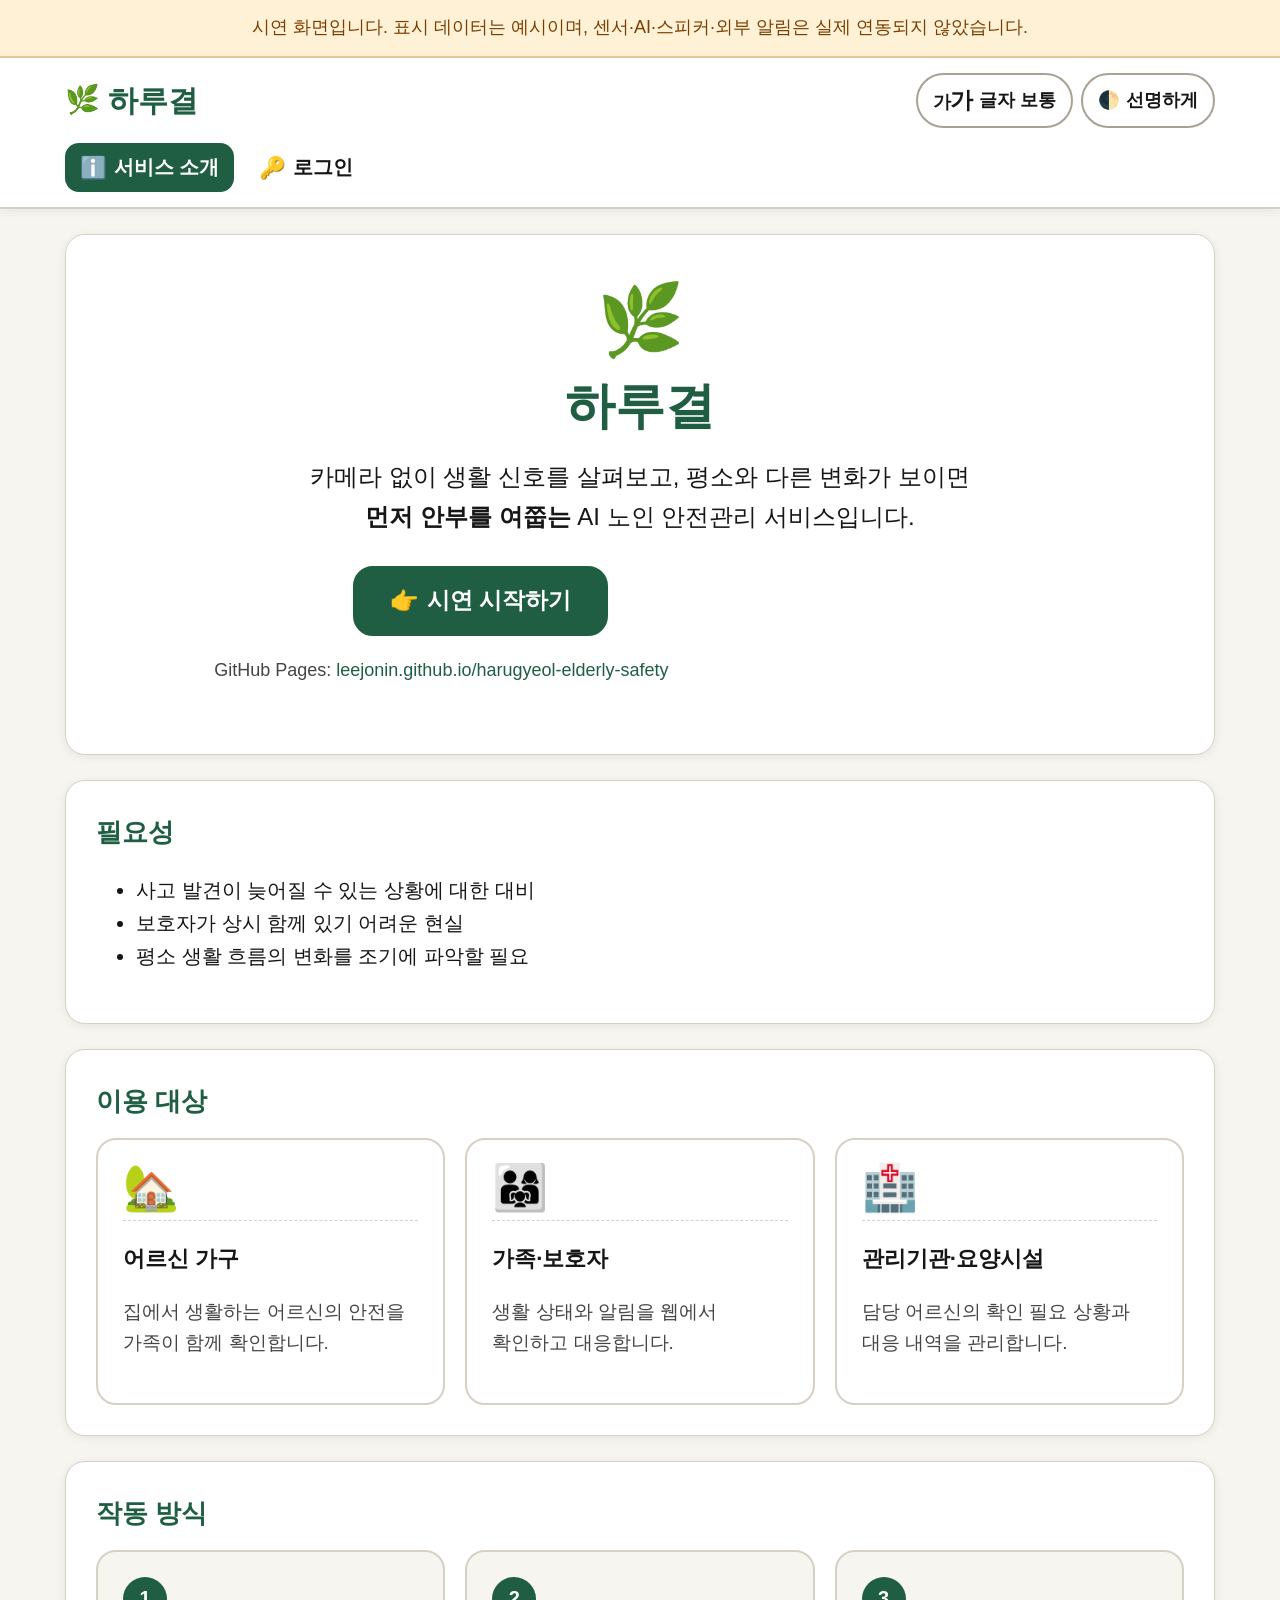
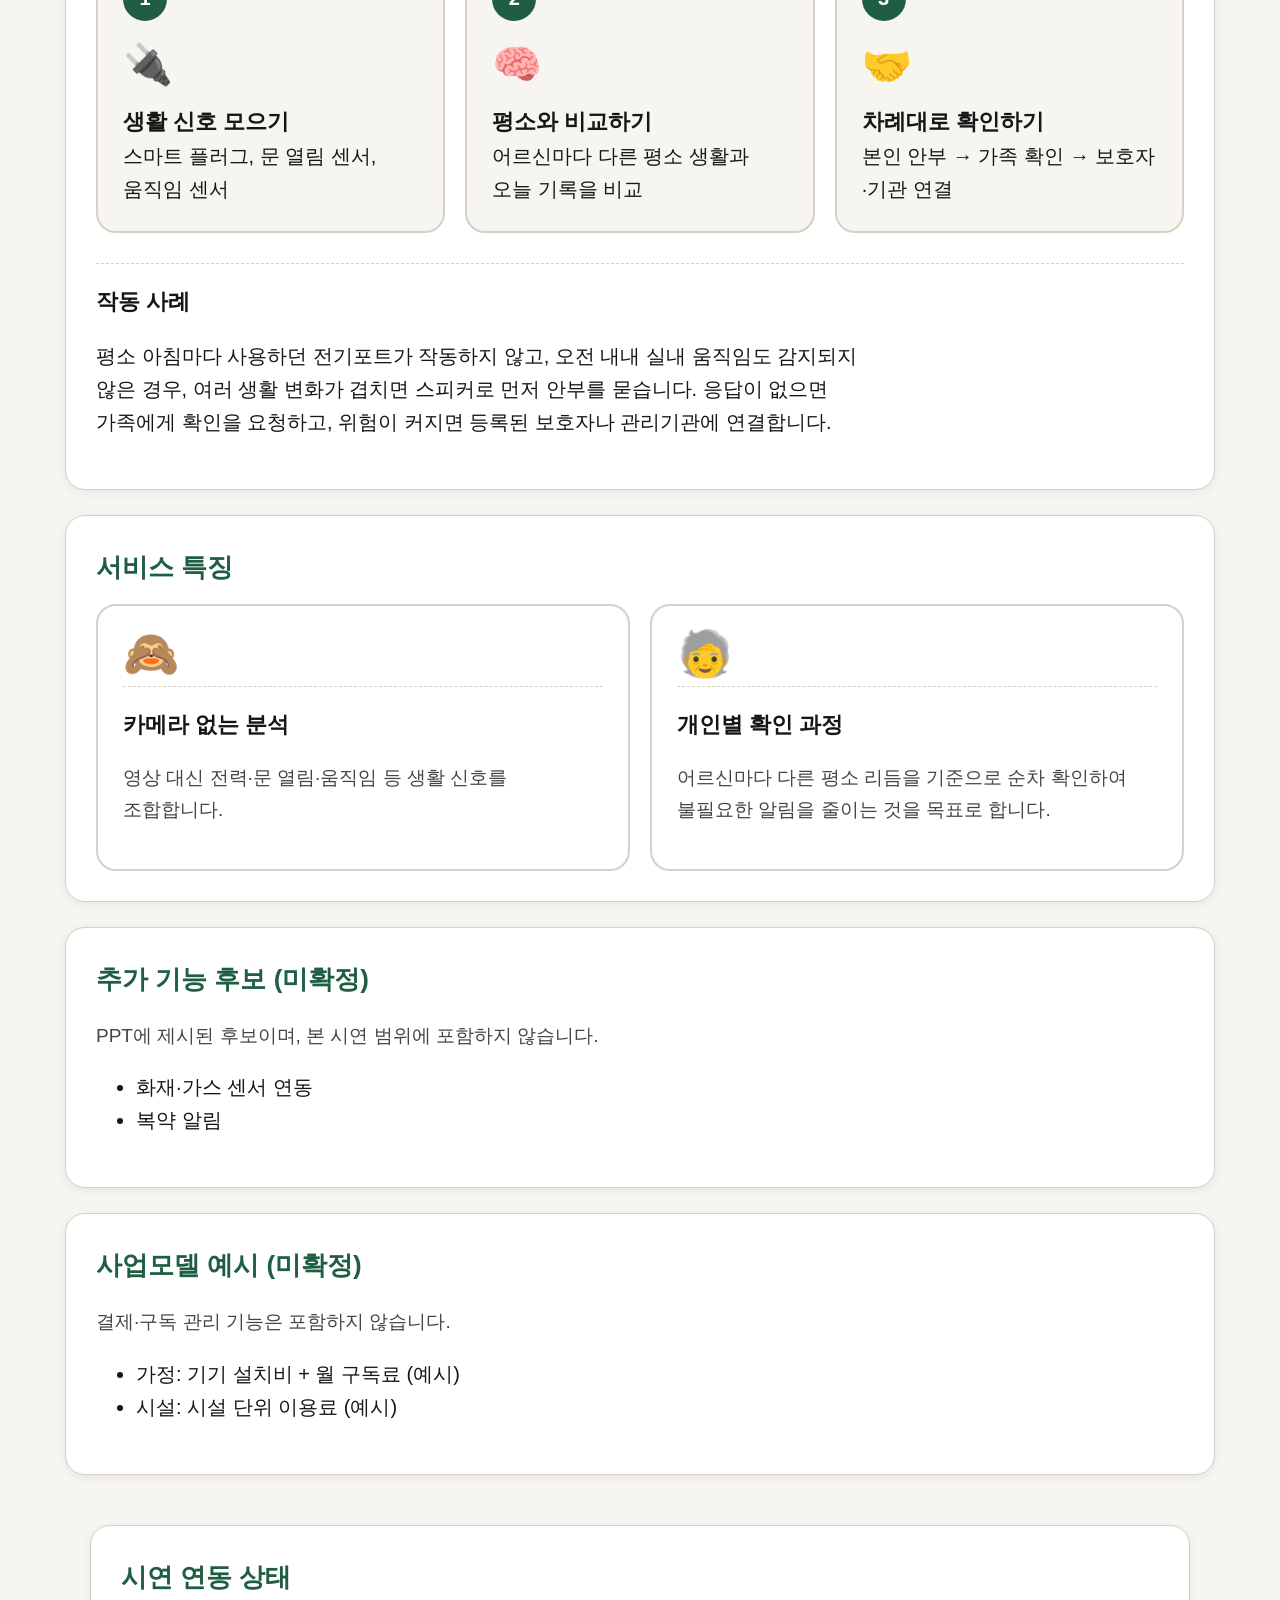
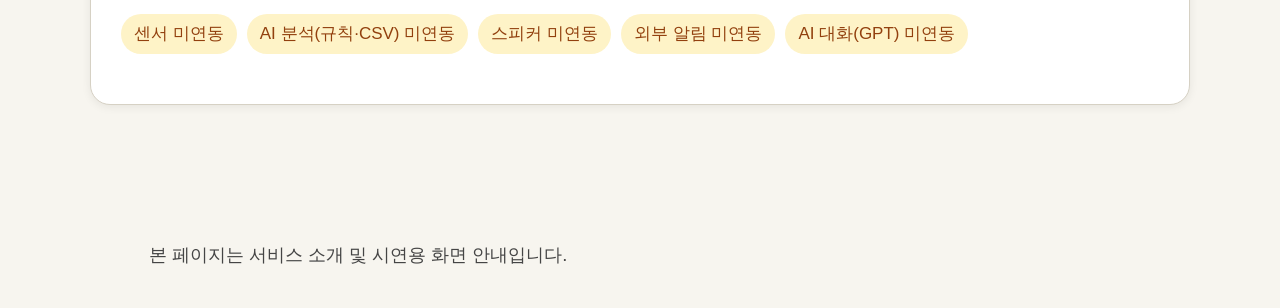
<file: index.html>
<!DOCTYPE html>
<html lang="ko">
<head>
  <meta charset="UTF-8" />
  <meta name="viewport" content="width=device-width, initial-scale=1" />
  <title>하루결 — AI 노인 안전관리</title>
  <link rel="stylesheet" href="css/style.css" />
</head>
<body>
  <div id="site-header"></div>
  <main class="container">
    <section class="intro-hero section">
      <div class="intro-hero__mark" aria-hidden="true">🌿</div>
      <h1>하루결</h1>
      <p class="intro-hero__lead">
        카메라 없이 생활 신호를 살펴보고, 평소와 다른 변화가 보이면 <strong>먼저 안부를 여쭙는</strong> AI 노인 안전관리 서비스입니다.
      </p>
      <p style="margin-top: 1.5rem;">
        <a class="btn btn--large" href="login.html"><span aria-hidden="true">👉</span> 시연 시작하기</a>
      </p>
      <p class="muted" style="margin-top: 1rem; font-size: 0.9rem;">
        GitHub Pages:
        <a href="https://leejonin.github.io/harugyeol-elderly-safety/" rel="noopener">leejonin.github.io/harugyeol-elderly-safety</a>
      </p>
    </section>

    <section class="section">
      <h2>필요성</h2>
      <ul>
        <li>사고 발견이 늦어질 수 있는 상황에 대한 대비</li>
        <li>보호자가 상시 함께 있기 어려운 현실</li>
        <li>평소 생활 흐름의 변화를 조기에 파악할 필요</li>
      </ul>
    </section>

    <section class="section">
      <h2>이용 대상</h2>
      <div class="intro-grid">
        <div class="intro-card">
          <div class="intro-card__icon" aria-hidden="true">🏡</div>
          <h3>어르신 가구</h3>
          <p class="muted">집에서 생활하는 어르신의 안전을 가족이 함께 확인합니다.</p>
        </div>
        <div class="intro-card">
          <div class="intro-card__icon" aria-hidden="true">👨‍👩‍👧</div>
          <h3>가족·보호자</h3>
          <p class="muted">생활 상태와 알림을 웹에서 확인하고 대응합니다.</p>
        </div>
        <div class="intro-card">
          <div class="intro-card__icon" aria-hidden="true">🏥</div>
          <h3>관리기관·요양시설</h3>
          <p class="muted">담당 어르신의 확인 필요 상황과 대응 내역을 관리합니다.</p>
        </div>
      </div>
    </section>

    <section class="section">
      <h2>작동 방식</h2>
      <ol class="flow-steps">
        <li><span class="flow-steps__icon" aria-hidden="true">🔌</span><strong>생활 신호 모으기</strong>스마트 플러그, 문 열림 센서, 움직임 센서</li>
        <li><span class="flow-steps__icon" aria-hidden="true">🧠</span><strong>평소와 비교하기</strong>어르신마다 다른 평소 생활과 오늘 기록을 비교</li>
        <li><span class="flow-steps__icon" aria-hidden="true">🤝</span><strong>차례대로 확인하기</strong>본인 안부 → 가족 확인 → 보호자·기관 연결</li>
      </ol>
      <h3>작동 사례</h3>
      <p>
        평소 아침마다 사용하던 전기포트가 작동하지 않고, 오전 내내 실내 움직임도 감지되지 않은 경우,
        여러 생활 변화가 겹치면 스피커로 먼저 안부를 묻습니다. 응답이 없으면 가족에게 확인을 요청하고,
        위험이 커지면 등록된 보호자나 관리기관에 연결합니다.
      </p>
    </section>

    <section class="section">
      <h2>서비스 특징</h2>
      <div class="intro-grid">
        <div class="intro-card">
          <div class="intro-card__icon" aria-hidden="true">🙈</div>
          <h3>카메라 없는 분석</h3>
          <p class="muted">영상 대신 전력·문 열림·움직임 등 생활 신호를 조합합니다.</p>
        </div>
        <div class="intro-card">
          <div class="intro-card__icon" aria-hidden="true">🧓</div>
          <h3>개인별 확인 과정</h3>
          <p class="muted">어르신마다 다른 평소 리듬을 기준으로 순차 확인하여 불필요한 알림을 줄이는 것을 목표로 합니다.</p>
        </div>
      </div>
    </section>

    <section class="section">
      <h2>추가 기능 후보 (미확정)</h2>
      <p class="muted">PPT에 제시된 후보이며, 본 시연 범위에 포함하지 않습니다.</p>
      <ul>
        <li>화재·가스 센서 연동</li>
        <li>복약 알림</li>
      </ul>
    </section>

    <section class="section">
      <h2>사업모델 예시 (미확정)</h2>
      <p class="muted">결제·구독 관리 기능은 포함하지 않습니다.</p>
      <ul>
        <li>가정: 기기 설치비 + 월 구독료 (예시)</li>
        <li>시설: 시설 단위 이용료 (예시)</li>
      </ul>
    </section>

    <div id="integration-mount"></div>
  </main>
  <p class="footer-note">본 페이지는 서비스 소개 및 시연용 화면 안내입니다.</p>
  <script src="js/common.js"></script>
  <script src="js/pages/intro.js"></script>
</body>
</html>
</file>
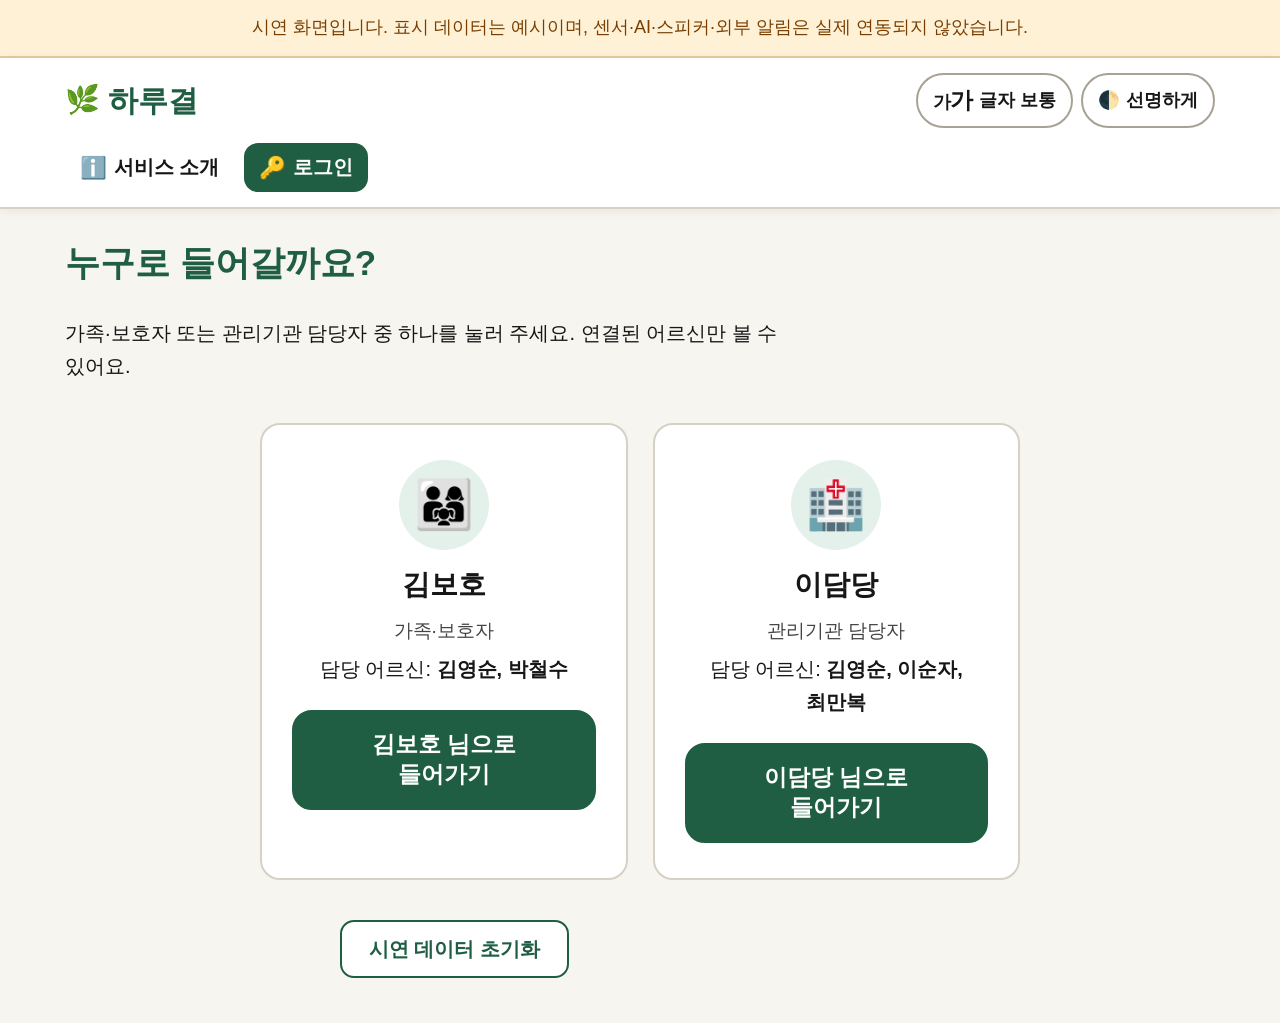
<file: alerts.html>
<!DOCTYPE html>
<html lang="ko">
<head>
  <meta charset="UTF-8" />
  <meta name="viewport" content="width=device-width, initial-scale=1" />
  <title>알림·대응 내역 — 하루결</title>
  <link rel="stylesheet" href="css/style.css" />
</head>
<body>
  <div id="site-header"></div>
  <main class="container">
    <h1 class="page-title">알림·대응 내역</h1>
    <div id="alerts-root"></div>
  </main>
  <script src="js/common.js"></script>
  <script src="js/data.js"></script>
  <script src="js/pages/alerts.js"></script>
</body>
</html>
</file>
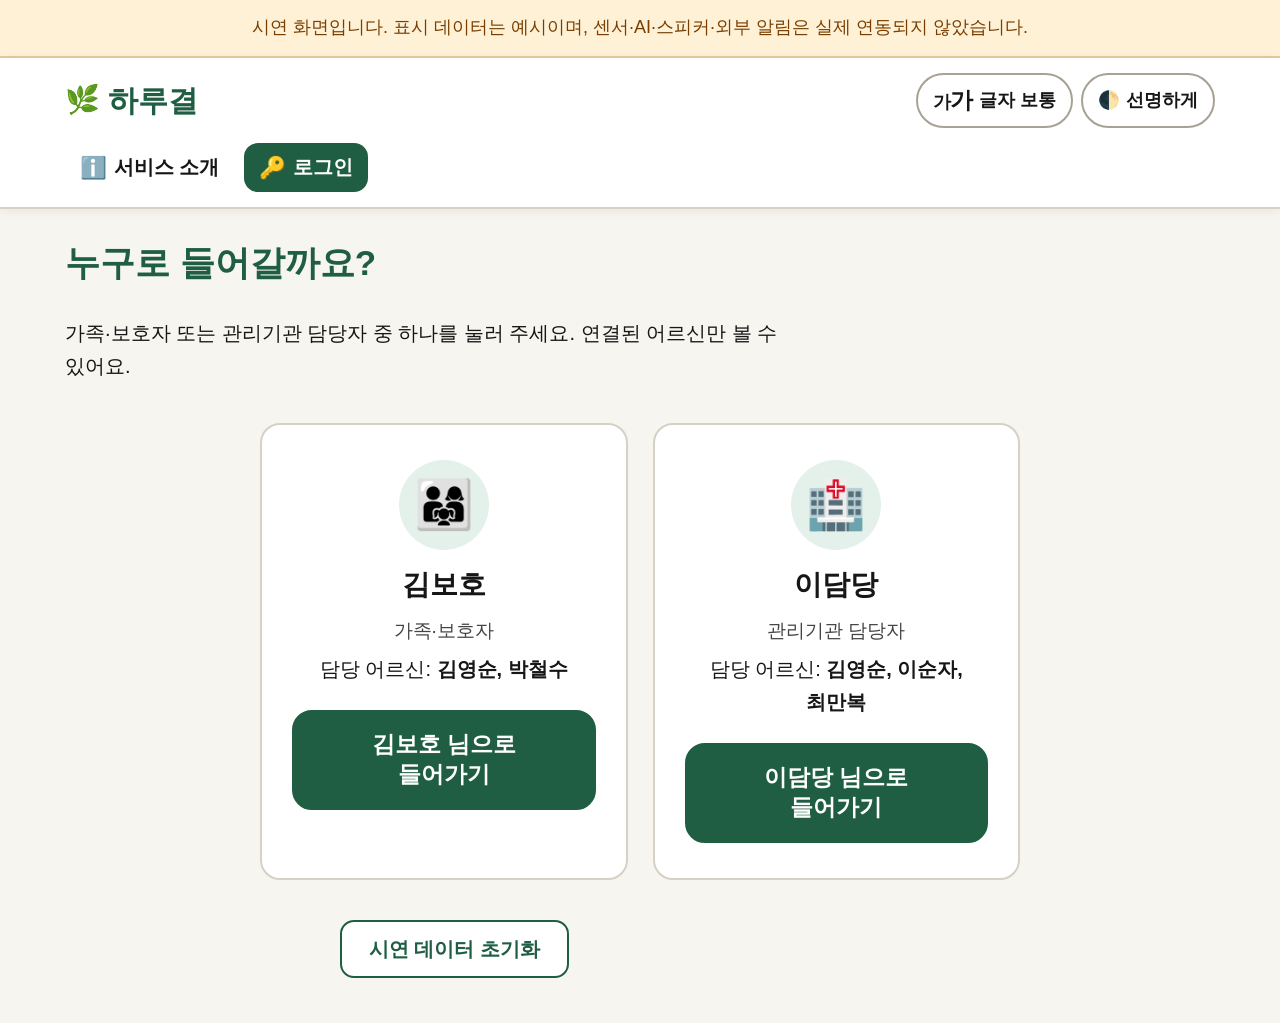
<file: chat.html>
<!DOCTYPE html>
<html lang="ko">
<head>
  <meta charset="UTF-8" />
  <meta name="viewport" content="width=device-width, initial-scale=1" />
  <title>AI 대화·안부 — 하루결</title>
  <link rel="stylesheet" href="css/style.css" />
</head>
<body class="page-chat">
  <div id="site-header"></div>
  <main class="chat-page">
    <div id="chat-root"></div>
  </main>
  <script src="js/common.js"></script>
  <script src="js/data.js"></script>
  <script src="js/csv-demo.js"></script>
  <script src="js/pattern-analysis.js"></script>
  <script src="js/chat-csv-context.js?v=20261015c"></script>
  <script src="js/llm/harugyeol-llm.js?v=20261015c"></script>
  <script src="js/pages/chat.js?v=20261015c"></script>
</body>
</html>
</file>
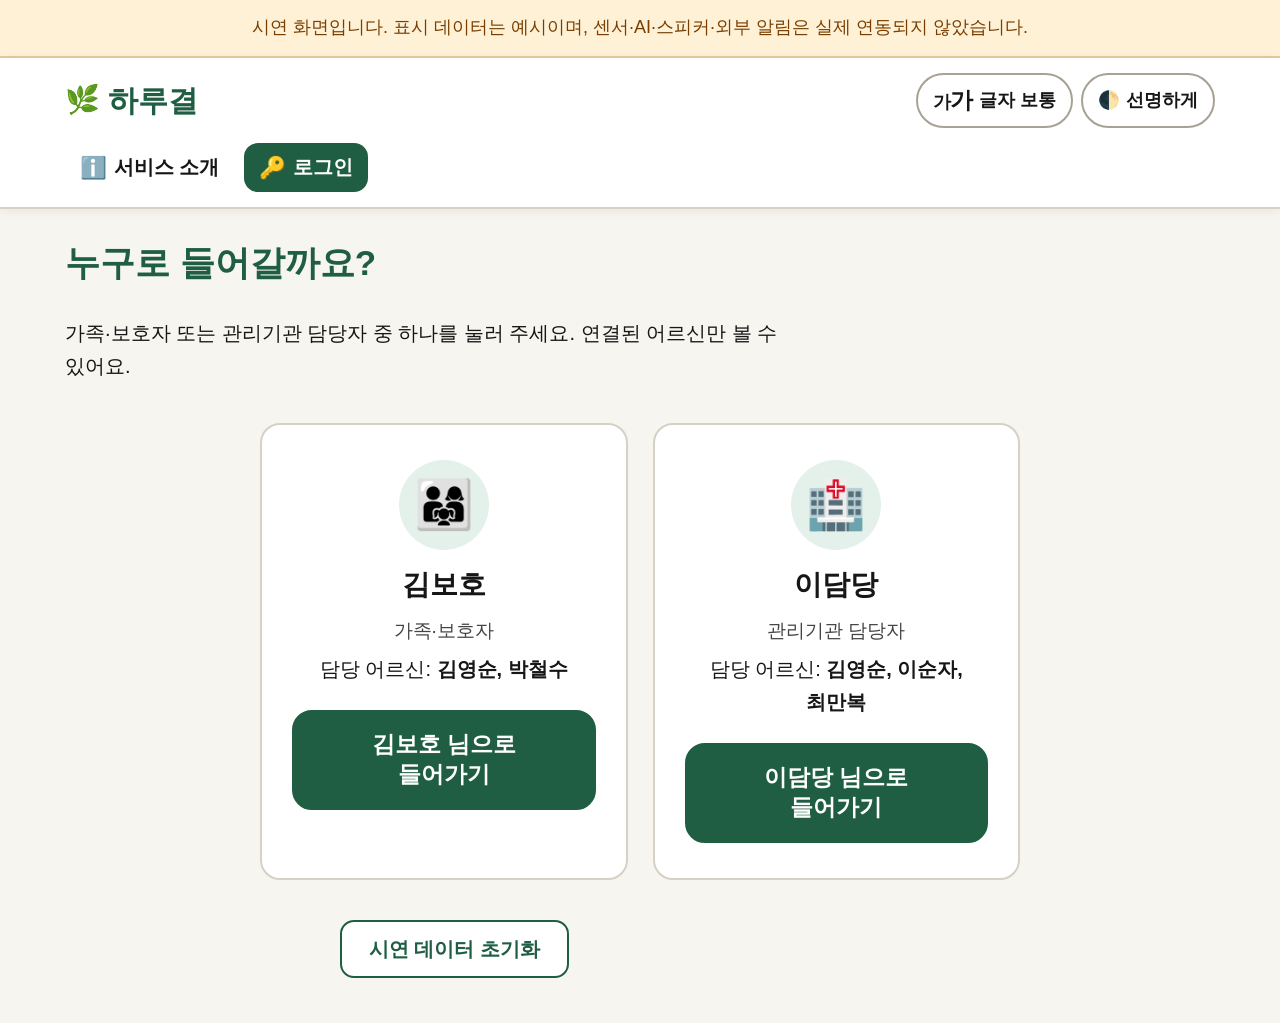
<file: dashboard.html>
<!DOCTYPE html>
<html lang="ko">
<head>
  <meta charset="UTF-8" />
  <meta name="viewport" content="width=device-width, initial-scale=1" />
  <title>안전관리 대시보드 — 하루결</title>
  <link rel="stylesheet" href="css/style.css" />
</head>
<body>
  <div id="site-header"></div>
  <main class="container">
    <h1 class="page-title">안전관리 대시보드</h1>
    <div id="integration-mount"></div>
    <div class="layout-split" id="dashboard-root"></div>
  </main>
  <script src="js/common.js"></script>
  <script src="js/data.js"></script>
  <script src="js/pages/dashboard.js"></script>
</body>
</html>
</file>
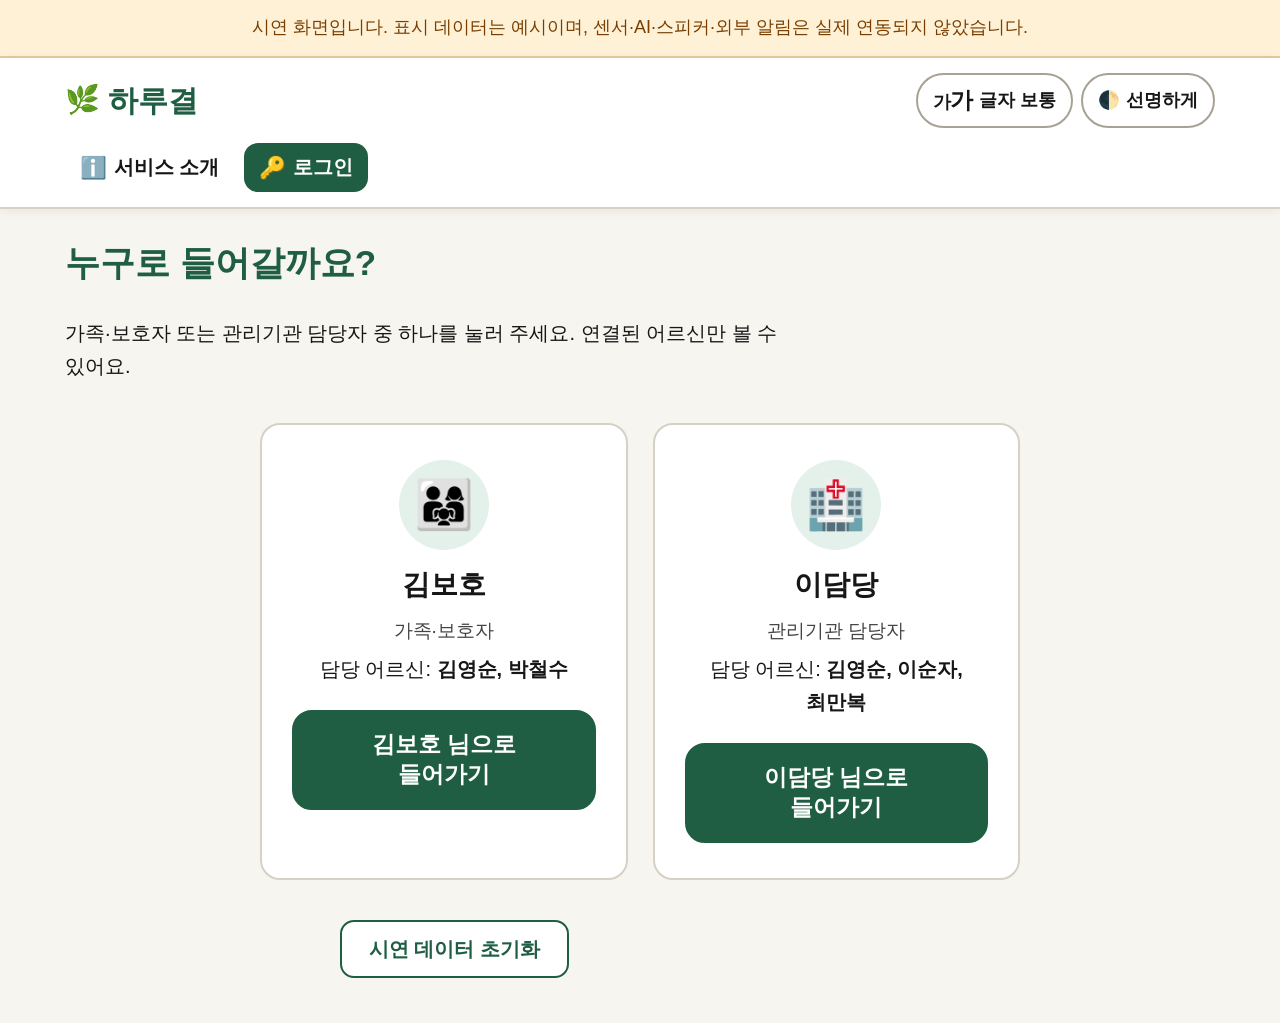
<file: dataset.html>
<!DOCTYPE html>
<html lang="ko">
<head>
  <meta charset="UTF-8" />
  <meta name="viewport" content="width=device-width, initial-scale=1" />
  <title>CSV 데이터 시연 — 하루결</title>
  <link rel="stylesheet" href="css/style.css" />
</head>
<body class="page-dataset">
  <div id="site-header"></div>
  <main class="container">
    <h1 class="page-title">CSV 데이터 시연</h1>
    <div id="integration-mount"></div>
    <div id="dataset-root" class="dataset-root" aria-live="polite"></div>
  </main>
  <script src="js/common.js"></script>
  <script src="js/csv-demo.js"></script>
  <script src="js/pattern-analysis.js"></script>
  <script src="js/pages/pattern-analysis-ui.js"></script>
  <script src="js/pages/dataset.js"></script>
</body>
</html>
</file>
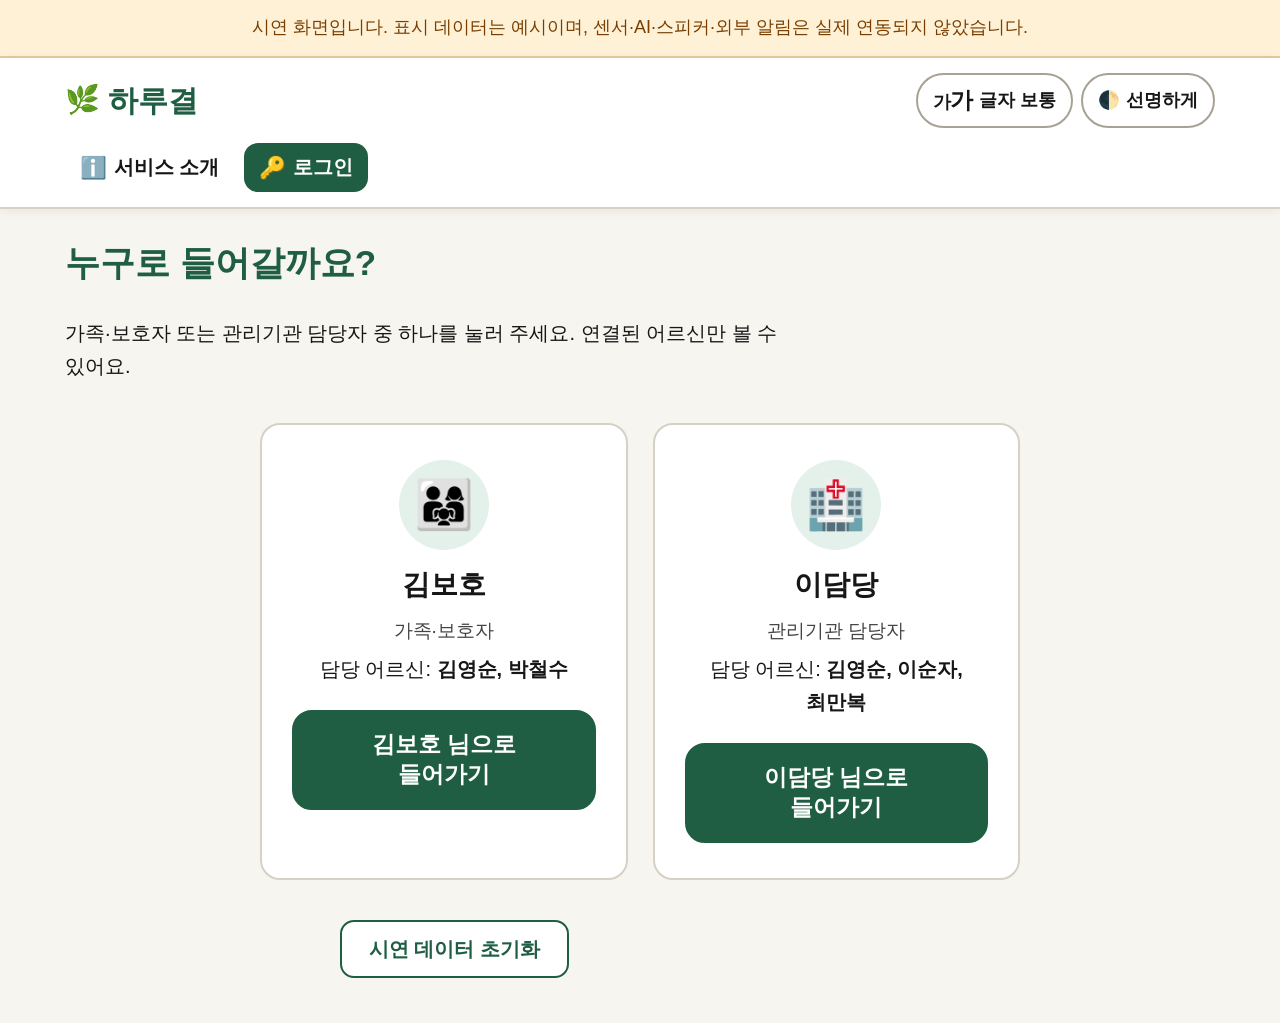
<file: help.html>
<!DOCTYPE html>
<html lang="ko">
<head>
  <meta charset="UTF-8" />
  <meta name="viewport" content="width=device-width, initial-scale=1" />
  <title>사용자 도움 — 하루결</title>
  <link rel="stylesheet" href="css/style.css" />
</head>
<body>
  <div id="site-header"></div>
  <main class="container">
    <h1 class="page-title">사용자 도움</h1>
    <p class="muted">시연용 안내입니다. 아래 항목에서 원하는 기능을 선택하세요.</p>
    <ul class="help-steps" id="help-list"></ul>
  </main>
  <script src="js/common.js"></script>
  <script src="js/data.js"></script>
  <script src="js/pages/help.js"></script>
</body>
</html>
</file>
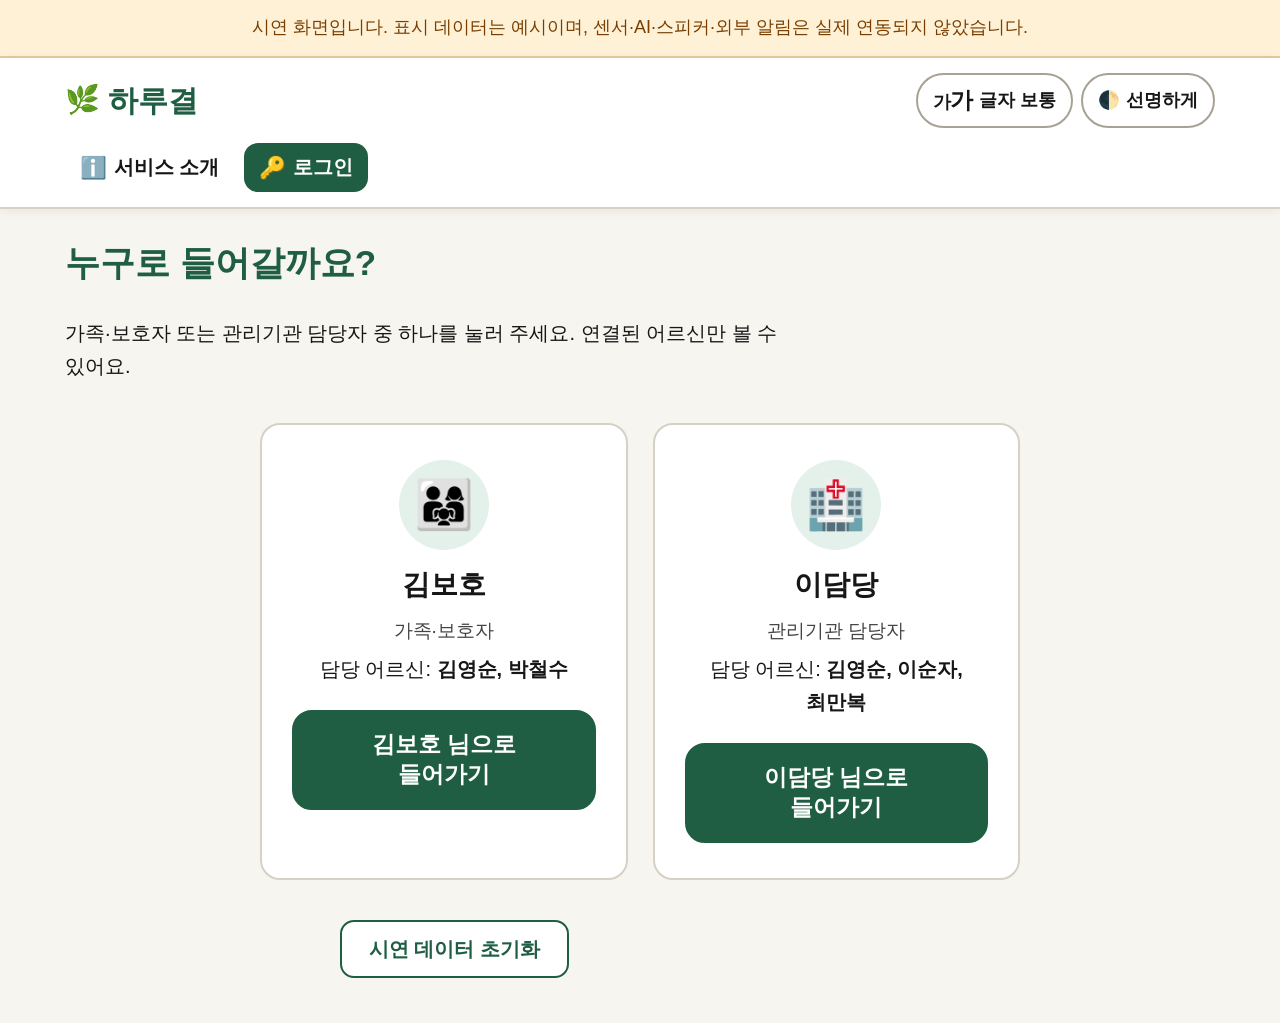
<file: login.html>
<!DOCTYPE html>
<html lang="ko">
<head>
  <meta charset="UTF-8" />
  <meta name="viewport" content="width=device-width, initial-scale=1" />
  <title>로그인 — 하루결</title>
  <link rel="stylesheet" href="css/style.css" />
</head>
<body>
  <div id="site-header"></div>
  <main class="container">
    <h1 class="page-title">누구로 들어갈까요?</h1>
    <p>가족·보호자 또는 관리기관 담당자 중 하나를 눌러 주세요. 연결된 어르신만 볼 수 있어요.</p>
    <div class="login-cards" id="login-cards"></div>
    <p style="text-align: center;">
      <button type="button" class="btn btn--secondary" id="btn-reset-demo">시연 데이터 초기화</button>
    </p>
  </main>
  <script src="js/common.js"></script>
  <script src="js/data.js"></script>
  <script src="js/pages/login.js"></script>
</body>
</html>
</file>
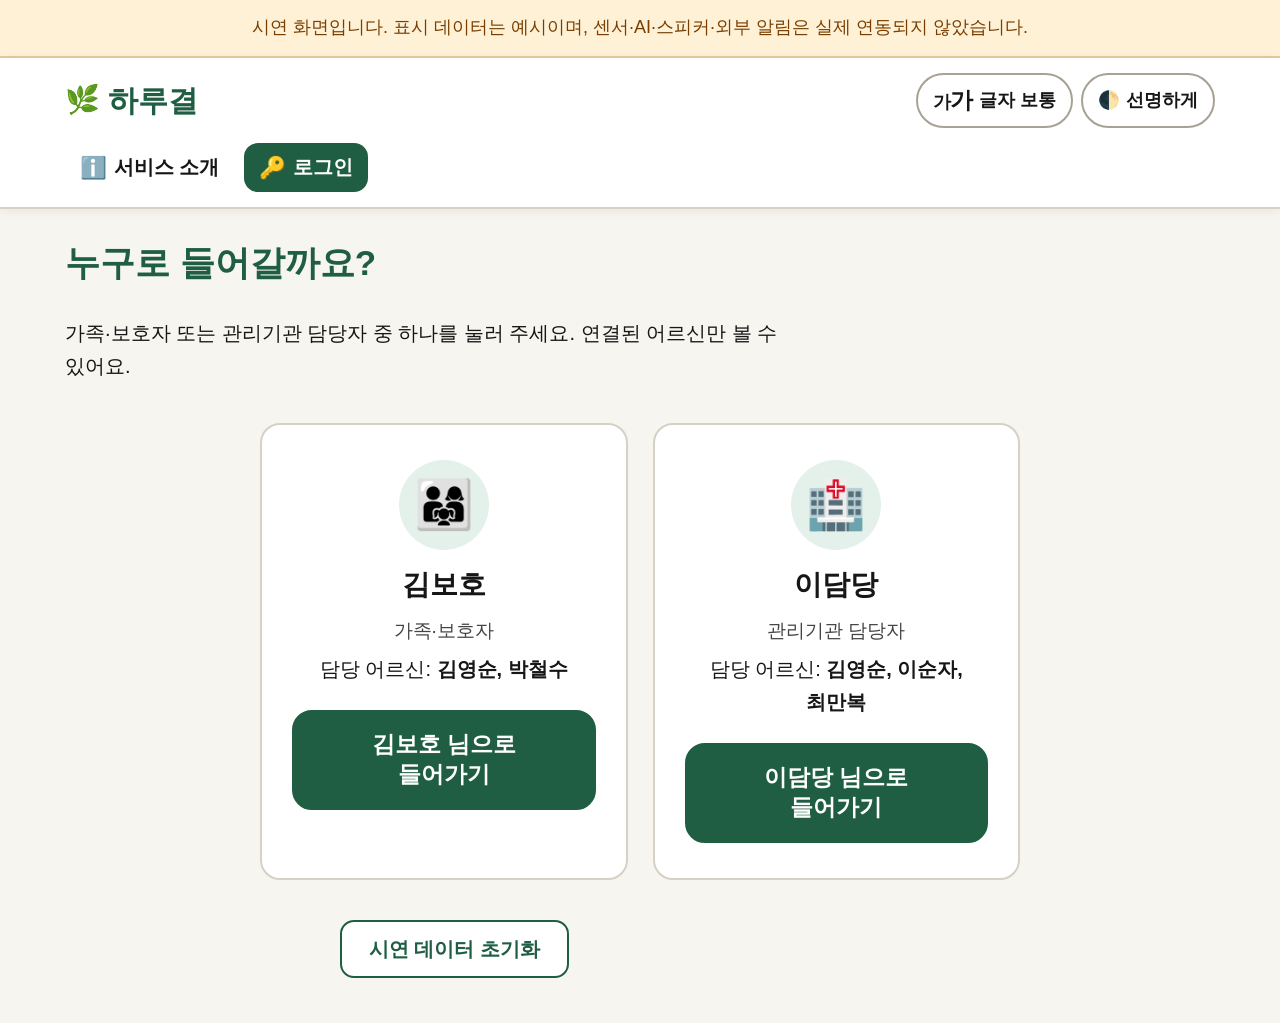
<file: pattern.html>
<!DOCTYPE html>
<html lang="ko">
<head>
  <meta charset="UTF-8" />
  <meta name="viewport" content="width=device-width, initial-scale=1" />
  <title>생활패턴 상세 — 하루결</title>
  <link rel="stylesheet" href="css/style.css" />
</head>
<body>
  <div id="site-header"></div>
  <main class="container">
    <h1 class="page-title">생활패턴 상세</h1>
    <div id="pattern-root"></div>
  </main>
  <script src="js/common.js"></script>
  <script src="js/data.js"></script>
  <script src="js/csv-demo.js"></script>
  <script src="js/pattern-analysis.js"></script>
  <script src="js/pages/pattern-analysis-ui.js"></script>
  <script src="js/pages/pattern.js"></script>
</body>
</html>
</file>
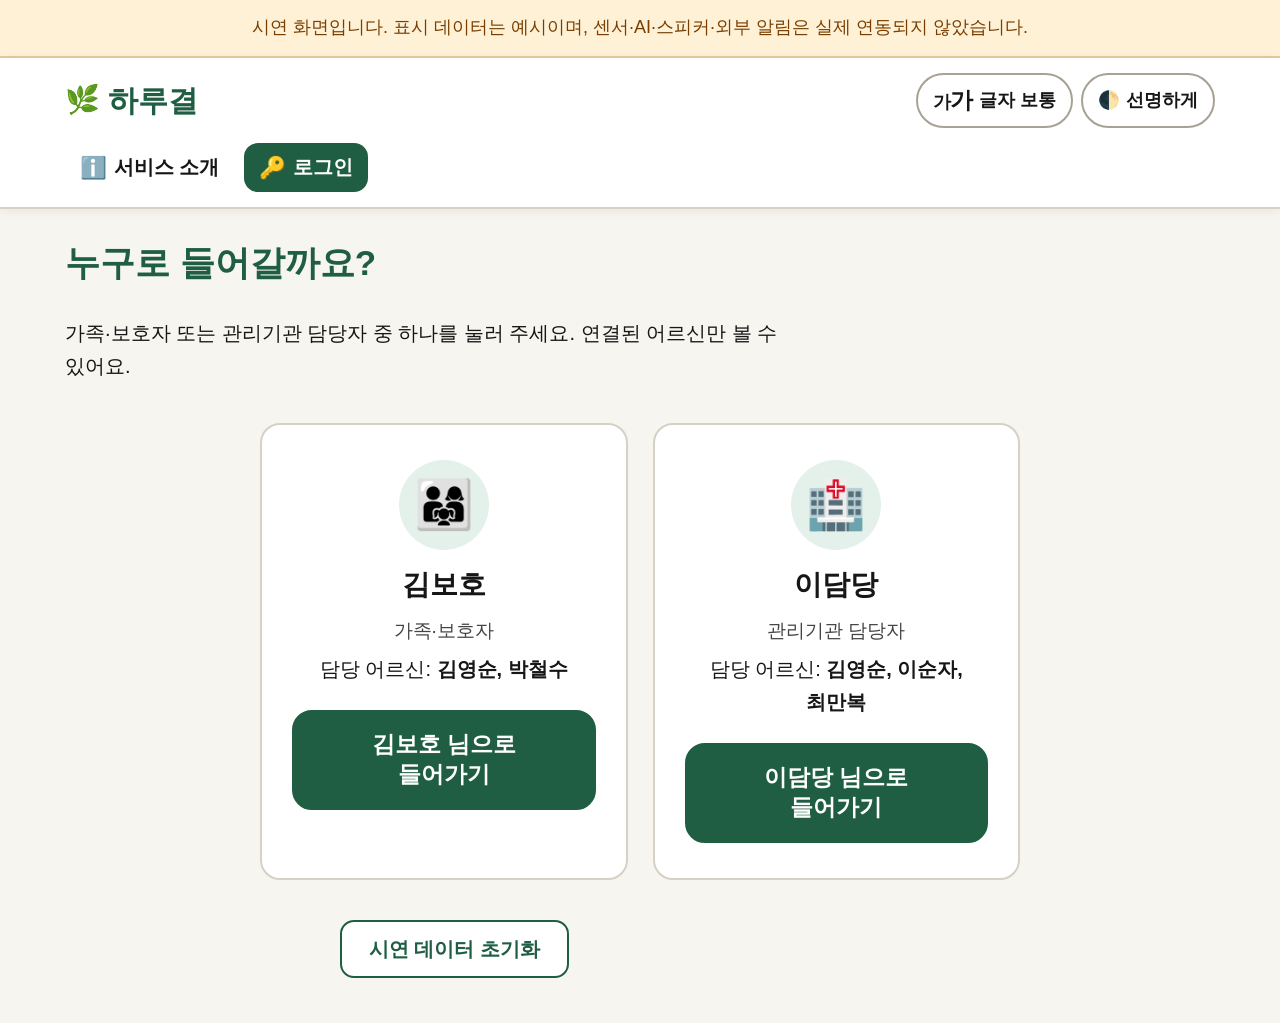
<file: settings.html>
<!DOCTYPE html>
<html lang="ko">
<head>
  <meta charset="UTF-8" />
  <meta name="viewport" content="width=device-width, initial-scale=1" />
  <title>대상자·기기 설정 — 하루결</title>
  <link rel="stylesheet" href="css/style.css" />
</head>
<body>
  <div id="site-header"></div>
  <main class="container">
    <h1 class="page-title">대상자·기기 설정</h1>
    <p class="muted">기기 실제 연결은 시연에서 미연동입니다. 아래 정보는 예시·시연 입력입니다.</p>
    <div id="settings-root"></div>
    <p style="margin-top: 1rem;">
      <button type="button" class="btn btn--secondary" id="btn-reset-demo">시연 데이터 초기화</button>
    </p>
  </main>
  <script src="js/common.js"></script>
  <script src="js/data.js"></script>
  <script src="js/pages/settings.js"></script>
</body>
</html>
</file>
<file: css/style.css>
/* 하루결 시연용 웹 — 공통 스타일 */
:root {
  --color-bg: #f7f5ef;
  --color-surface: #ffffff;
  --color-primary: #1f5e43;
  --color-primary-light: #2d7a57;
  --color-primary-soft: #e3f1ea;
  --color-text: #161616;
  --color-muted: #454545;
  --color-border: #d6d1c4;
  --color-border-strong: #a8a294;
  --color-warning-bg: #fff1d6;
  --color-warning-text: #7a3f00;
  --color-warning-line: #e0a73c;
  --color-danger-bg: #fde4e1;
  --color-danger-text: #a01818;
  --color-danger-line: #d9534f;
  --color-info-bg: #e3f1ea;
  --color-info-text: #174a33;
  --color-ok-line: #3f9a6c;
  --color-device-bg: #e8ecff;
  --color-device-text: #2b2f8f;
  --color-device-line: #7d86e0;
  --color-neutral-bg: #eeece6;
  --color-focus: #ffbf00;
  --font-base: 20px;
  --text-scale: 1;
  --tap: 56px;
  --radius: 14px;
  --radius-lg: 20px;
  --shadow: 0 2px 10px rgba(0, 0, 0, 0.07);
  --max-width: 1200px;
}

*,
*::before,
*::after {
  box-sizing: border-box;
}

html {
  font-size: calc(var(--font-base) * var(--text-scale));
  -webkit-text-size-adjust: 100%;
  text-size-adjust: 100%;
}

body {
  margin: 0;
  font-family: "Pretendard", "Malgun Gothic", "Apple SD Gothic Neo", "Noto Sans KR", sans-serif;
  background: var(--color-bg);
  color: var(--color-text);
  line-height: 1.65;
  word-break: keep-all;
  overflow-wrap: break-word;
  overflow-x: hidden;
}

body.has-bottom-nav {
  padding-bottom: calc(4.25rem + env(safe-area-inset-bottom, 0px));
}

a {
  color: var(--color-primary);
  text-decoration: none;
}

a:hover {
  text-decoration: underline;
}

.demo-banner {
  background: var(--color-warning-bg);
  color: var(--color-warning-text);
  padding: 0.65rem 1rem;
  text-align: center;
  font-size: 0.95rem;
  border-bottom: 1px solid #e8c99a;
}

.site-header {
  background: var(--color-surface);
  border-bottom: 1px solid var(--color-border);
  box-shadow: var(--shadow);
}

.site-header__inner {
  max-width: var(--max-width);
  margin: 0 auto;
  padding: 0.75rem 1.25rem;
  display: flex;
  flex-wrap: wrap;
  align-items: center;
  justify-content: space-between;
  gap: 0.75rem;
}

.site-header__row {
  display: flex;
  align-items: center;
  justify-content: space-between;
  gap: 0.75rem;
  width: 100%;
}

.nav-toggle {
  display: none;
  align-items: center;
  justify-content: center;
  min-height: 44px;
  min-width: 44px;
  padding: 0.5rem 0.75rem;
  border: 1px solid var(--color-border);
  border-radius: var(--radius);
  background: var(--color-surface);
  color: var(--color-primary);
  font-size: 0.9rem;
  font-weight: 600;
  font-family: inherit;
  cursor: pointer;
  -webkit-tap-highlight-color: transparent;
}

.nav-toggle[aria-expanded="true"] {
  background: var(--color-info-bg);
  border-color: var(--color-primary);
}

.site-logo {
  font-weight: 700;
  font-size: 1.35rem;
  color: var(--color-primary);
}

.site-nav {
  display: flex;
  flex-wrap: wrap;
  gap: 0.5rem 1rem;
  align-items: center;
}

.site-nav a {
  font-size: 0.95rem;
}

.site-nav a[aria-current="page"] {
  font-weight: 700;
  text-decoration: underline;
}

.user-meta {
  font-size: 0.85rem;
  color: var(--color-muted);
}

.container {
  max-width: var(--max-width);
  margin: 0 auto;
  padding: 1.25rem;
}

.page-title {
  margin: 0 0 1rem;
  font-size: 1.5rem;
  color: var(--color-primary);
}

.section {
  background: var(--color-surface);
  border: 1px solid var(--color-border);
  border-radius: var(--radius);
  padding: 1.25rem;
  margin-bottom: 1.25rem;
  box-shadow: var(--shadow);
}

.section h2 {
  margin: 0 0 0.75rem;
  font-size: 1.15rem;
  color: var(--color-primary);
}

.section h3 {
  margin: 1rem 0 0.5rem;
  font-size: 1rem;
}

.status-badge {
  display: inline-block;
  padding: 0.35rem 0.75rem;
  border-radius: 999px;
  font-weight: 600;
  font-size: 0.9rem;
  border: 1px solid transparent;
}

.status-badge--ok {
  background: var(--color-info-bg);
  color: var(--color-info-text);
  border-color: #b7d4c8;
}

.status-badge--watch {
  background: var(--color-warning-bg);
  color: var(--color-warning-text);
  border-color: #e8c99a;
}

.status-badge--alert {
  background: var(--color-danger-bg);
  color: var(--color-danger-text);
  border-color: #f0b8b8;
}

.status-badge--neutral {
  background: var(--color-neutral-bg);
  color: var(--color-muted);
  border-color: var(--color-border);
}

.status-badge--device {
  background: #eef2ff;
  color: #3730a3;
  border-color: #c7d2fe;
}

.btn {
  display: inline-block;
  padding: 0.55rem 1rem;
  min-height: 44px;
  line-height: 1.3;
  border-radius: var(--radius);
  border: 1px solid var(--color-primary);
  background: var(--color-primary);
  color: #fff;
  font-size: 0.95rem;
  cursor: pointer;
  font-family: inherit;
  -webkit-tap-highlight-color: transparent;
}

.btn:hover {
  background: var(--color-primary-light);
  text-decoration: none;
  color: #fff;
}

.btn--secondary {
  background: var(--color-surface);
  color: var(--color-primary);
}

.btn--secondary:hover {
  background: var(--color-info-bg);
  color: var(--color-primary);
}

.btn--small {
  padding: 0.35rem 0.65rem;
  font-size: 0.85rem;
}

.layout-split {
  display: grid;
  grid-template-columns: 260px 1fr;
  gap: 1.25rem;
  align-items: start;
}

@media (max-width: 768px) {
  .layout-split {
    grid-template-columns: 1fr;
  }
}

.table-scroll {
  overflow-x: auto;
  -webkit-overflow-scrolling: touch;
  margin: 0 -0.25rem;
  padding: 0 0.25rem;
}

.table-scroll .data-table {
  min-width: 36rem;
}

.mobile-bottom-nav {
  display: none;
}

.mobile-bottom-nav__item {
  flex: 1;
  display: flex;
  flex-direction: column;
  align-items: center;
  justify-content: center;
  gap: 0.15rem;
  min-height: 3.25rem;
  padding: 0.35rem 0.25rem;
  font-size: 0.72rem;
  font-weight: 600;
  color: var(--color-muted);
  text-decoration: none;
  -webkit-tap-highlight-color: transparent;
}

.mobile-bottom-nav__item:hover {
  text-decoration: none;
  color: var(--color-primary);
}

.mobile-bottom-nav__item[aria-current="page"] {
  color: var(--color-primary);
  background: var(--color-info-bg);
}

@media (max-width: 768px) {
  :root {
    --font-base: 18px;
  }

  .demo-banner {
    font-size: 0.85rem;
    padding: 0.5rem 0.75rem;
    text-align: left;
  }

  .container {
    padding: 1rem 0.85rem;
  }

  .section {
    padding: 1rem;
  }

  .page-title {
    font-size: 1.35rem;
  }

  .site-header__inner {
    flex-direction: column;
    align-items: stretch;
    padding: 0.65rem 0.85rem;
  }

  .user-meta {
    width: 100%;
    order: 3;
  }

  .nav-toggle {
    display: inline-flex;
  }

  .site-nav {
    display: none;
    flex-direction: column;
    align-items: stretch;
    width: 100%;
    gap: 0.35rem;
    padding: 0.5rem 0;
    border-top: 1px solid var(--color-border);
  }

  .site-nav.is-open {
    display: flex;
  }

  .site-nav.site-nav--compact {
    display: flex;
    flex-direction: row;
    flex-wrap: wrap;
    border-top: none;
    padding: 0;
    gap: 0.5rem 0.75rem;
  }

  .site-nav.site-nav--compact a {
    min-height: 44px;
    padding: 0.35rem 0.5rem;
    width: auto;
  }

  .site-nav a,
  .site-nav .btn {
    display: flex;
    align-items: center;
    min-height: 44px;
    padding: 0.5rem 0.75rem;
    border-radius: var(--radius);
  }

  .site-nav a:hover,
  .site-nav a[aria-current="page"] {
    background: var(--color-info-bg);
    text-decoration: none;
  }

  .site-nav .btn {
    width: 100%;
    justify-content: center;
  }

  .elder-list {
    display: flex;
    flex-wrap: nowrap;
    overflow-x: auto;
    gap: 0.5rem;
    padding-bottom: 0.25rem;
    -webkit-overflow-scrolling: touch;
  }

  .elder-list li {
    flex: 0 0 auto;
    min-width: 9rem;
    margin-bottom: 0;
  }

  .filter-bar {
    flex-direction: column;
    align-items: stretch;
  }

  .filter-bar .form-group {
    width: 100%;
  }

  .form-group input,
  .form-group select,
  .form-group textarea {
    max-width: none;
    font-size: 16px;
  }

  .intro-hero h1 {
    font-size: 1.65rem;
  }

  .intro-hero {
    padding: 1.5rem 0.75rem;
  }

  .status-badge {
    font-size: 0.85rem;
    max-width: 100%;
    white-space: normal;
    line-height: 1.35;
  }

  .mobile-bottom-nav {
    display: flex;
    position: fixed;
    z-index: 100;
    left: 0;
    right: 0;
    bottom: 0;
    background: var(--color-surface);
    border-top: 1px solid var(--color-border);
    box-shadow: 0 -2px 10px rgba(0, 0, 0, 0.06);
    padding-bottom: env(safe-area-inset-bottom, 0px);
  }
}

@media (min-width: 769px) {
  .site-nav {
    display: flex !important;
  }
}

.elder-list {
  list-style: none;
  margin: 0;
  padding: 0;
}

.elder-list li {
  margin-bottom: 0.35rem;
}

.elder-list a {
  display: block;
  padding: 0.65rem 0.75rem;
  border-radius: var(--radius);
  border: 1px solid var(--color-border);
  background: var(--color-bg);
  color: var(--color-text);
}

.elder-list a:hover,
.elder-list a.is-selected {
  border-color: var(--color-primary);
  background: var(--color-info-bg);
  text-decoration: none;
}

.elder-list .needs-attention {
  border-left: 4px solid var(--color-danger-text);
}

.data-table {
  width: 100%;
  border-collapse: collapse;
  font-size: 0.9rem;
}

.data-table th,
.data-table td {
  border: 1px solid var(--color-border);
  padding: 0.5rem 0.65rem;
  text-align: left;
}

.data-table th {
  background: var(--color-info-bg);
  color: var(--color-primary);
}

.muted {
  color: var(--color-muted);
  font-size: 0.9rem;
}

.signal-list {
  list-style: none;
  margin: 0;
  padding: 0;
}

.signal-list li {
  padding: 0.5rem 0;
  border-bottom: 1px solid var(--color-border);
}

.timeline-steps {
  list-style: none;
  margin: 0;
  padding: 0;
  border-left: 3px solid var(--color-primary-light);
  padding-left: 1rem;
}

.timeline-steps li {
  margin-bottom: 0.75rem;
  position: relative;
}

.form-group {
  margin-bottom: 0.85rem;
}

.form-group label {
  display: block;
  margin-bottom: 0.35rem;
  font-weight: 600;
}

.form-group input,
.form-group select,
.form-group textarea {
  width: 100%;
  max-width: 32rem;
  padding: 0.5rem 0.65rem;
  font-size: 1rem;
  font-family: inherit;
  border: 1px solid var(--color-border);
  border-radius: var(--radius);
}

.form-group textarea {
  min-height: 5rem;
}

.intro-hero {
  text-align: center;
  padding: 2rem 1rem;
}

.intro-hero h1 {
  font-size: 2rem;
  color: var(--color-primary);
  margin: 0 0 0.5rem;
}

.intro-grid {
  display: grid;
  grid-template-columns: repeat(auto-fit, minmax(240px, 1fr));
  gap: 1rem;
}

.intro-card {
  background: var(--color-surface);
  border: 1px solid var(--color-border);
  border-radius: var(--radius);
  padding: 1.25rem;
}

.chart-wrap {
  overflow-x: auto;
  margin-top: 0.75rem;
}

.chart-wrap svg {
  max-width: 100%;
  height: auto;
}

.filter-bar {
  display: flex;
  flex-wrap: wrap;
  gap: 0.75rem;
  margin-bottom: 1rem;
  align-items: flex-end;
}

.filter-bar .form-group {
  margin-bottom: 0;
}

.alert-card {
  border: 1px solid var(--color-border);
  border-radius: var(--radius);
  padding: 1rem;
  margin-bottom: 0.75rem;
  background: var(--color-bg);
}

.alert-card--unread {
  border-left: 4px solid var(--color-danger-text);
}

.integration-tags {
  display: flex;
  flex-wrap: wrap;
  gap: 0.5rem;
  margin-top: 0.5rem;
}

.integration-tag {
  font-size: 0.8rem;
  padding: 0.2rem 0.5rem;
  border-radius: 4px;
  background: var(--color-neutral-bg);
  color: var(--color-muted);
}

.integration-tag--off {
  background: #fef3c7;
  color: #92400e;
}

.login-cards {
  display: grid;
  grid-template-columns: repeat(auto-fit, minmax(220px, 1fr));
  gap: 1rem;
  max-width: 640px;
  margin: 2rem auto;
}

.login-card {
  border: 1px solid var(--color-border);
  border-radius: var(--radius);
  padding: 1.25rem;
  background: var(--color-surface);
  text-align: center;
}

.footer-note {
  margin-top: 2rem;
  padding: 1rem;
  font-size: 0.85rem;
  color: var(--color-muted);
  text-align: center;
}

.sr-only {
  position: absolute;
  width: 1px;
  height: 1px;
  padding: 0;
  margin: -1px;
  overflow: hidden;
  clip: rect(0, 0, 0, 0);
  border: 0;
}

.chat-check {
  display: flex;
  align-items: center;
  gap: 0.5rem;
  margin: 0.5rem 0 1rem;
  font-size: 0.95rem;
}

/* —— AI 채팅 (GPT 웹 UI 레이아웃, 하루결 색감) —— */
.page-chat {
  display: flex;
  flex-direction: column;
  min-height: 100dvh;
}

.page-chat .chat-page {
  flex: 1;
  display: flex;
  flex-direction: column;
  min-height: 0;
  padding: 0;
  margin: 0;
  max-width: none;
}

.page-chat #chat-root {
  flex: 1;
  display: flex;
  flex-direction: column;
  min-height: 0;
}

.gpt-chat-app {
  flex: 1;
  display: flex;
  min-height: 0;
  position: relative;
  background: var(--color-bg);
}

.gpt-chat-sidebar-backdrop {
  position: fixed;
  inset: 0;
  background: rgba(0, 0, 0, 0.35);
  z-index: 200;
}

.gpt-chat-sidebar {
  width: 280px;
  flex-shrink: 0;
  background: var(--color-surface);
  border-right: 1px solid var(--color-border);
  padding: 1rem;
  overflow-y: auto;
  z-index: 210;
}

.gpt-chat-sidebar__head {
  display: flex;
  justify-content: space-between;
  align-items: center;
  margin-bottom: 1rem;
  color: var(--color-primary);
}

.gpt-chat-sidebar-close {
  border: none;
  background: transparent;
  font-size: 1.5rem;
  line-height: 1;
  cursor: pointer;
  color: var(--color-muted);
  display: none;
}

.gpt-chat-sidebar__title {
  margin: 1rem 0 0.35rem;
  font-size: 0.95rem;
  color: var(--color-primary);
}

.gpt-chat-sidebar__hint,
.gpt-chat-sidebar__key {
  font-size: 0.85rem;
  margin: 0.25rem 0;
}

.api-key-input:invalid:not(:placeholder-shown) {
  border-color: var(--color-danger-text);
}

.gpt-chat-sidebar__actions {
  display: flex;
  flex-wrap: wrap;
  gap: 0.5rem;
  margin-top: 0.75rem;
}

.gpt-chat-summary-fold {
  margin-top: 1.25rem;
  font-size: 0.9rem;
}

.gpt-chat-main {
  flex: 1;
  display: flex;
  flex-direction: column;
  min-width: 0;
  min-height: 0;
}

.gpt-chat-toolbar {
  display: flex;
  align-items: center;
  gap: 0.75rem;
  padding: 0.65rem 1rem;
  border-bottom: 1px solid var(--color-border);
  background: var(--color-surface);
}

.gpt-chat-stop-tts {
  margin-left: auto;
  min-height: 36px;
  padding: 0.35rem 0.65rem;
  border: 1px solid var(--color-border);
  border-radius: var(--radius);
  background: var(--color-bg);
  color: var(--color-primary);
  font-family: inherit;
  font-size: 0.8rem;
  font-weight: 600;
  cursor: pointer;
}

.gpt-chat-stop-tts:hover {
  border-color: var(--color-primary);
  background: var(--color-info-bg);
}

.gpt-chat-toolbar__menu {
  display: none;
  border: 1px solid var(--color-border);
  background: var(--color-bg);
  border-radius: var(--radius);
  width: 44px;
  height: 44px;
  font-size: 1.2rem;
  cursor: pointer;
  color: var(--color-primary);
}

.gpt-chat-toolbar__title h1 {
  margin: 0;
  font-size: 1.05rem;
  font-weight: 700;
  color: var(--color-primary);
}

.gpt-chat-toolbar__badge {
  font-size: 0.75rem;
  margin-top: 0.25rem;
}

.gpt-chat-thread {
  flex: 1;
  overflow-y: auto;
  -webkit-overflow-scrolling: touch;
  padding: 1rem 0 0.5rem;
}

.gpt-chat-thread__inner {
  max-width: 48rem;
  margin: 0 auto;
  padding: 0 1rem;
}

.gpt-chat-welcome {
  max-width: 28rem;
  margin: 4rem auto 2rem;
  text-align: center;
  padding: 0 1rem;
}

.gpt-chat-welcome__logo {
  width: 3.5rem;
  height: 3.5rem;
  margin: 0 auto 1rem;
  border-radius: 50%;
  background: var(--color-primary);
  color: #fff;
  font-size: 1.5rem;
  font-weight: 700;
  display: flex;
  align-items: center;
  justify-content: center;
}

.gpt-chat-welcome h2 {
  margin: 0 0 0.5rem;
  color: var(--color-primary);
}

.gpt-msg {
  display: flex;
  gap: 0.75rem;
  padding: 1.25rem 0;
  border-bottom: 1px solid transparent;
}

.gpt-msg--assistant {
  background: transparent;
}

.gpt-msg--user {
  background: var(--color-info-bg);
  margin: 0 -1rem;
  padding: 1.25rem 1rem;
  border-bottom: 1px solid #d4e8df;
}

.gpt-msg--pending .gpt-msg__text {
  opacity: 0.65;
  font-style: italic;
}

.gpt-msg__avatar {
  flex-shrink: 0;
  width: 2rem;
  height: 2rem;
  border-radius: 50%;
  display: flex;
  align-items: center;
  justify-content: center;
  font-size: 0.85rem;
  font-weight: 700;
}

.gpt-msg--assistant .gpt-msg__avatar {
  background: var(--color-primary);
  color: #fff;
}

.gpt-msg--user .gpt-msg__avatar {
  background: var(--color-surface);
  border: 2px solid var(--color-primary-light);
  color: var(--color-primary);
}

.gpt-msg__content {
  flex: 1;
  min-width: 0;
}

.gpt-msg__label {
  display: block;
  font-size: 0.75rem;
  font-weight: 700;
  color: var(--color-muted);
  margin-bottom: 0.35rem;
}

.gpt-msg__text {
  white-space: pre-wrap;
  word-break: break-word;
  font-size: 1.05rem;
  line-height: 1.55;
}

.gpt-msg__tools {
  margin-top: 0.5rem;
}

.gpt-msg-tts {
  min-height: 32px;
  padding: 0.25rem 0.55rem;
  border: 1px solid transparent;
  border-radius: var(--radius);
  background: transparent;
  color: var(--color-muted);
  font-family: inherit;
  font-size: 0.78rem;
  cursor: pointer;
}

.gpt-msg-tts:hover,
.gpt-msg-tts:focus-visible {
  border-color: var(--color-border);
  background: var(--color-info-bg);
  color: var(--color-primary);
}

.chat-report-attachment {
  margin-top: 0.65rem;
}

.chat-report-preview {
  border: 1px solid var(--color-border);
  border-radius: var(--radius);
  background: var(--color-surface, #fff);
  overflow: hidden;
}

.chat-report-preview summary {
  padding: 0.45rem 0.65rem;
  font-size: 0.82rem;
  font-weight: 600;
  cursor: pointer;
  list-style: none;
  background: var(--color-info-bg, #f4f8f6);
}

.chat-report-preview summary::-webkit-details-marker {
  display: none;
}

.chat-report-preview__body {
  margin: 0;
  max-height: 16rem;
  overflow: auto;
  padding: 0.65rem 0.75rem;
  font-size: 0.72rem;
  line-height: 1.45;
  white-space: pre-wrap;
  word-break: break-word;
  border-top: 1px solid var(--color-border);
}

.gpt-msg__tools--report {
  display: flex;
  flex-wrap: wrap;
  gap: 0.35rem;
  align-items: center;
}

.gpt-msg-report-download {
  min-height: 32px;
  padding: 0.25rem 0.55rem;
  border: 1px solid var(--color-primary);
  border-radius: var(--radius);
  background: var(--color-primary);
  color: #fff;
  font-family: inherit;
  font-size: 0.78rem;
  cursor: pointer;
}

.gpt-msg-report-download:hover,
.gpt-msg-report-download:focus-visible {
  filter: brightness(1.05);
}

.gpt-chat-composer {
  padding: 0.75rem 1rem calc(0.75rem + env(safe-area-inset-bottom, 0px));
  background: linear-gradient(to top, var(--color-bg) 70%, transparent);
  border-top: 1px solid var(--color-border);
}

.gpt-chat-composer__box {
  max-width: 48rem;
  margin: 0 auto;
  display: flex;
  align-items: flex-end;
  gap: 0.5rem;
  padding: 0.5rem 0.65rem;
  background: var(--color-surface);
  border: 1px solid var(--color-border);
  border-radius: 1.25rem;
  box-shadow: var(--shadow);
}

.gpt-chat-composer__box:focus-within {
  border-color: var(--color-primary-light);
  box-shadow: 0 0 0 2px rgba(64, 145, 108, 0.2);
}

.gpt-chat-composer__box textarea {
  flex: 1;
  border: none;
  resize: none;
  font-size: 16px;
  font-family: inherit;
  line-height: 1.45;
  max-height: 8rem;
  padding: 0.35rem 0.25rem;
  background: transparent;
  outline: none;
}

.gpt-chat-send {
  flex-shrink: 0;
  width: 2.25rem;
  height: 2.25rem;
  border: none;
  border-radius: 50%;
  background: var(--color-primary);
  color: #fff;
  font-size: 1.15rem;
  font-weight: 700;
  cursor: pointer;
  line-height: 1;
}

.gpt-chat-send:hover {
  background: var(--color-primary-light);
}

.gpt-chat-composer__meta {
  max-width: 48rem;
  margin: 0.5rem auto 0;
  display: flex;
  flex-wrap: wrap;
  align-items: center;
  gap: 0.35rem 0.5rem;
  font-size: 0.8rem;
  justify-content: center;
}

.gpt-chat-link-btn {
  border: none;
  background: none;
  color: var(--color-primary);
  font-weight: 600;
  cursor: pointer;
  font-size: 0.85rem;
  padding: 0.25rem;
  font-family: inherit;
}

.gpt-chat-link-btn:hover {
  text-decoration: underline;
}

@media (max-width: 768px) {
  .gpt-chat-sidebar {
    position: fixed;
    top: 0;
    left: 0;
    bottom: 0;
    transform: translateX(-100%);
    transition: transform 0.2s ease;
    box-shadow: var(--shadow);
  }

  .gpt-chat-sidebar.is-open {
    transform: translateX(0);
  }

  .gpt-chat-sidebar-close {
    display: block;
  }

  .gpt-chat-toolbar__menu {
    display: inline-flex;
    align-items: center;
    justify-content: center;
  }

  .gpt-chat-stop-tts {
    padding: 0.35rem 0.5rem;
    font-size: 0.75rem;
  }

  .page-chat.has-bottom-nav .gpt-chat-composer {
    padding-bottom: calc(0.75rem + 4.25rem + env(safe-area-inset-bottom, 0px));
  }
}

@media (min-width: 769px) {
  .gpt-chat-sidebar-backdrop {
    display: none !important;
  }
}

.chat-summary-pre {
  white-space: pre-wrap;
  background: var(--color-bg);
  padding: 1rem;
  border-radius: var(--radius);
  border: 1px solid var(--color-border);
  font-family: inherit;
  font-size: 0.95rem;
}

.help-steps {
  list-style: none;
  margin: 0;
  padding: 0;
}

.help-steps li {
  border: 1px solid var(--color-border);
  border-radius: var(--radius);
  padding: 1rem;
  margin-bottom: 0.75rem;
  background: var(--color-surface);
}

.help-steps .help-id {
  display: inline-block;
  font-weight: 700;
  color: var(--color-primary);
  margin-bottom: 0.35rem;
}

.dashboard-help-banner {
  background: var(--color-info-bg);
  border: 1px solid #b7d4c8;
  border-radius: var(--radius);
  padding: 0.75rem 1rem;
  margin-bottom: 1rem;
  display: flex;
  flex-wrap: wrap;
  align-items: center;
  justify-content: space-between;
  gap: 0.5rem;
}

/* CSV 데이터 시연 (3.4.1) */
.dataset-synthetic-warn {
  background: #fff3cd;
  border: 1px solid #e9c46a;
  border-radius: var(--radius);
  padding: 0.75rem 1rem;
  margin-bottom: 1rem;
  font-size: 0.92rem;
  line-height: 1.5;
}

.dataset-summary-grid {
  display: grid;
  grid-template-columns: repeat(auto-fill, minmax(10rem, 1fr));
  gap: 0.75rem;
  margin-bottom: 1rem;
}

.dataset-summary-card {
  background: var(--color-surface);
  border: 1px solid var(--color-border);
  border-radius: var(--radius);
  padding: 0.75rem 1rem;
}

.dataset-summary-card__label {
  display: block;
  font-size: 0.8rem;
  color: var(--color-muted, #666);
  margin-bottom: 0.25rem;
}

.dataset-summary-card__value {
  font-weight: 700;
  font-size: 1rem;
  word-break: break-word;
}

.dataset-section-title {
  font-size: 1rem;
  margin: 0 0 0.75rem;
  color: var(--color-primary);
}

.dataset-scenario-list ul {
  margin: 0 0 1rem;
  padding-left: 1.25rem;
  font-size: 0.92rem;
}

.dataset-filters__row {
  display: flex;
  flex-wrap: wrap;
  gap: 0.75rem 1rem;
  align-items: flex-end;
}

.dataset-filters label {
  display: flex;
  flex-direction: column;
  gap: 0.35rem;
  font-size: 0.88rem;
  min-width: 10rem;
}

.dataset-filters select {
  padding: 0.4rem 0.5rem;
  border-radius: var(--radius);
  border: 1px solid var(--color-border);
  font-size: 0.9rem;
}

.dataset-chart-card {
  margin-bottom: 1rem;
}

.dataset-canvas-wrap {
  width: 100%;
  overflow: hidden;
  border-radius: var(--radius);
  background: var(--color-bg);
  border: 1px solid var(--color-border);
}

.dataset-canvas {
  display: block;
  width: 100%;
  height: 200px;
}

.dataset-canvas-wrap--events .dataset-canvas--events {
  height: 100px;
}

.dataset-event-legend {
  display: flex;
  flex-wrap: wrap;
  gap: 0.5rem 1rem;
  margin-bottom: 0.75rem;
  font-size: 0.82rem;
}

.dataset-event-legend__item {
  display: inline-flex;
  align-items: center;
  gap: 0.35rem;
}

.dataset-event-legend__swatch {
  width: 0.65rem;
  height: 0.65rem;
  border-radius: 2px;
  flex-shrink: 0;
}

.scenario-badge {
  display: inline-block;
  padding: 0.15rem 0.45rem;
  border-radius: 999px;
  font-size: 0.75rem;
  background: #e8f5e9;
  color: #1b4332;
  white-space: nowrap;
}

.scenario-badge--prolonged_inactivity {
  background: #fff3e0;
  color: #e65100;
}

.scenario-badge--gas_sensor_alert {
  background: #ffebee;
  color: #b71c1c;
}

.scenario-badge--medication_unconfirmed {
  background: #f3e5f5;
  color: #6a1b9a;
}

.scenario-badge--checkin_no_response {
  background: #eceff1;
  color: #37474f;
}

.dataset-table-scroll {
  max-width: 100%;
}

.dataset-data-table {
  font-size: 0.8rem;
  white-space: nowrap;
}

.dataset-pagination {
  display: flex;
  flex-wrap: wrap;
  align-items: center;
  justify-content: center;
  gap: 0.75rem;
  margin-top: 0.75rem;
  font-size: 0.88rem;
}

.dataset-file-fallback {
  margin-top: 1rem;
}

.dataset-file-label {
  display: block;
  margin: 0.5rem 0;
  font-size: 0.9rem;
}

.dataset-file-label input {
  display: block;
  margin-top: 0.25rem;
  max-width: 100%;
}

.dataset-status {
  margin: 0.5rem 0 1rem;
}

.dataset-skip-note {
  font-size: 0.85rem;
  color: #856404;
  margin-bottom: 0.5rem;
}

@media (max-width: 768px) {
  .dataset-filters__row {
    flex-direction: column;
    align-items: stretch;
  }

  .dataset-filters label {
    width: 100%;
  }

  .dataset-canvas {
    height: 160px;
  }
}

/* CSV 규칙 AI 분석 (4.x 시연) */
.analysis-panel-note {
  font-size: 0.9rem;
  margin-bottom: 0.75rem;
}

.analysis-meta {
  font-size: 0.88rem;
  margin: 0.5rem 0 1rem;
}

.analysis-controls {
  display: flex;
  flex-wrap: wrap;
  gap: 0.75rem 1rem;
  align-items: flex-end;
  margin-bottom: 1rem;
}

.analysis-controls label {
  display: flex;
  flex-direction: column;
  gap: 0.35rem;
  font-size: 0.88rem;
}

.analysis-controls input,
.analysis-controls select {
  padding: 0.4rem 0.5rem;
  border: 1px solid var(--color-border);
  border-radius: var(--radius);
}

.analysis-status {
  display: inline-block;
  padding: 0.2rem 0.5rem;
  border-radius: 999px;
  font-size: 0.75rem;
  font-weight: 600;
}

.analysis-status--ok {
  background: #e8f5e9;
  color: #1b4332;
}

.analysis-status--watch {
  background: #fff3e0;
  color: #e65100;
}

.analysis-status--alert {
  background: #ffebee;
  color: #b71c1c;
}

.analysis-compare-table th,
.analysis-compare-table td {
  vertical-align: top;
}

.analysis-label-compare {
  font-size: 0.88rem;
}

.analysis-baseline-svg {
  max-width: 100%;
  margin-bottom: 0.75rem;
}


/* ==========================================================================
   어르신·아이 친화 레이어 (2026-11 UI 개편)
   - 큰 글씨·넉넉한 줄 간격, 최소 56px 터치 영역
   - 색만으로 구분하지 않도록 아이콘 + 문구 + 테두리 병행
   - 글자 크기 3단계, 선명하게(고대비) 모드, 동작 줄이기 대응
   ========================================================================== */

html[data-text-size="large"] { --text-scale: 1.15; }
html[data-text-size="xlarge"] { --text-scale: 1.3; }

/* 선명하게(고대비) 모드 */
html[data-contrast="high"] {
  --color-bg: #ffffff;
  --color-surface: #ffffff;
  --color-primary: #003d22;
  --color-primary-light: #00552f;
  --color-text: #000000;
  --color-muted: #1f1f1f;
  --color-border: #000000;
  --color-border-strong: #000000;
  --color-warning-text: #5a2d00;
  --color-danger-text: #7d0000;
  --color-info-text: #002e1a;
  --color-device-text: #14176b;
  --shadow: none;
}
html[data-contrast="high"] .section,
html[data-contrast="high"] .alert-card,
html[data-contrast="high"] .intro-card,
html[data-contrast="high"] .login-card,
html[data-contrast="high"] .status-badge,
html[data-contrast="high"] .elder-list a {
  border-width: 2px;
}
html[data-contrast="high"] a:not(.btn):not(.mobile-bottom-nav__item):not(.site-logo) {
  text-decoration: underline;
}

/* 키보드 포커스: 굵고 잘 보이는 노란 테두리 */
:focus-visible {
  outline: 4px solid var(--color-focus);
  outline-offset: 2px;
  box-shadow: 0 0 0 7px #000;
  border-radius: 6px;
}
main:focus { outline: none; }

.skip-link {
  position: absolute;
  left: 0.75rem;
  top: -10rem;
  z-index: 1000;
  padding: 0.75rem 1.25rem;
  background: #000;
  color: #fff;
  font-weight: 700;
  border-radius: var(--radius);
}
.skip-link:focus { top: 0.75rem; color: #fff; }

a { text-underline-offset: 0.2em; }
p, li { max-width: 70ch; }
.muted { font-size: 0.95rem; }
strong { font-weight: 700; }

/* 버튼·입력: 크게, 누르기 쉽게 */
.btn {
  display: inline-flex;
  align-items: center;
  justify-content: center;
  gap: 0.4rem;
  min-height: var(--tap);
  padding: 0.7rem 1.35rem;
  font-size: 1rem;
  font-weight: 700;
  border-width: 2px;
  transition: background-color 0.15s ease, transform 0.1s ease;
}
.btn:active { transform: translateY(1px); }
.btn--small {
  min-height: 48px;
  padding: 0.5rem 1rem;
  font-size: 0.92rem;
}
.btn--large {
  min-height: 64px;
  padding: 0.9rem 1.75rem;
  font-size: 1.15rem;
  border-radius: var(--radius-lg);
}
.btn--danger {
  background: var(--color-danger-text);
  border-color: var(--color-danger-text);
}
.btn--danger:hover { background: #7d1010; }

.form-group label { font-size: 1rem; }
.form-group input,
.form-group select,
.form-group textarea,
.dataset-filters select,
.analysis-controls input,
.analysis-controls select {
  min-height: var(--tap);
  padding: 0.65rem 0.85rem;
  font-size: 1rem;
  border: 2px solid var(--color-border-strong);
  border-radius: var(--radius);
  background: var(--color-surface);
  color: var(--color-text);
}
.form-group textarea { min-height: 7rem; }
input[type="checkbox"],
input[type="radio"] {
  width: 1.5rem;
  height: 1.5rem;
  accent-color: var(--color-primary);
}

/* 헤더 */
.site-header { border-bottom: 2px solid var(--color-border); }
.site-logo {
  display: inline-flex;
  align-items: center;
  gap: 0.4rem;
  font-size: 1.5rem;
  font-weight: 800;
  min-height: 48px;
}
.site-logo:hover { text-decoration: none; }
.site-logo__mark { font-size: 1.4rem; }
.site-header__row { flex-wrap: wrap; }
.site-nav { gap: 0.35rem 0.5rem; }
.site-nav a {
  display: inline-flex;
  align-items: center;
  gap: 0.35rem;
  min-height: 48px;
  padding: 0.4rem 0.75rem;
  border-radius: var(--radius);
  font-size: 0.98rem;
  font-weight: 600;
  color: var(--color-text);
}
.site-nav a:hover {
  background: var(--color-primary-soft);
  text-decoration: none;
}
.site-nav a[aria-current="page"] {
  background: var(--color-primary);
  color: #fff;
  text-decoration: none;
}
.nav-icon { font-size: 1.1em; line-height: 1; }
.user-meta { font-size: 0.95rem; color: var(--color-text); }
.nav-toggle {
  min-height: 52px;
  min-width: 52px;
  font-size: 1rem;
  border-width: 2px;
}

.view-bar {
  display: flex;
  gap: 0.4rem;
  margin-left: auto;
}
.view-bar__btn {
  display: inline-flex;
  align-items: center;
  gap: 0.35rem;
  min-height: 48px;
  padding: 0.35rem 0.75rem;
  border: 2px solid var(--color-border-strong);
  border-radius: 999px;
  background: var(--color-surface);
  color: var(--color-text);
  font: inherit;
  font-size: 0.88rem;
  font-weight: 700;
  cursor: pointer;
}
.view-bar__btn:hover { background: var(--color-primary-soft); }
.view-bar__btn[aria-pressed="true"] {
  background: #000;
  color: #fff;
  border-color: #000;
}
.view-bar__glyph { font-weight: 800; letter-spacing: -0.05em; }
.view-bar__glyph span { font-size: 1.3em; }

.demo-banner { font-size: 0.9rem; border-bottom-width: 2px; }

/* 제목·섹션 */
.page-title { font-size: 1.75rem; font-weight: 800; margin-bottom: 1.25rem; }
.section {
  border-radius: var(--radius-lg);
  padding: 1.5rem;
  border-width: 1px;
}
.section h2 { font-size: 1.3rem; font-weight: 800; }
.section h3 {
  font-size: 1.1rem;
  margin-top: 1.5rem;
  padding-top: 1rem;
  border-top: 1px dashed var(--color-border);
}
.section h2 + h3 { border-top: none; padding-top: 0; }

/* 상태 배지: 아이콘 + 문구 */
.status-badge {
  display: inline-flex;
  align-items: center;
  gap: 0.4rem;
  padding: 0.45rem 0.95rem;
  font-size: 0.98rem;
  font-weight: 700;
  border-width: 2px;
}
.status-badge__icon { font-size: 1.15em; line-height: 1; }
.status-badge--ok { border-color: var(--color-ok-line); }
.status-badge--watch { border-color: var(--color-warning-line); }
.status-badge--alert { border-color: var(--color-danger-line); }
.status-badge--device {
  background: var(--color-device-bg);
  color: var(--color-device-text);
  border-color: var(--color-device-line);
}

/* 큰 상태 카드(신호등) */
.status-hero {
  display: grid;
  grid-template-columns: auto 1fr;
  gap: 1rem 1.25rem;
  align-items: center;
  padding: 1.5rem;
  border-radius: var(--radius-lg);
  border: 3px solid var(--color-border);
  background: var(--color-surface);
  margin-bottom: 1.25rem;
}
.status-hero__icon {
  width: 5rem;
  height: 5rem;
  border-radius: 50%;
  display: flex;
  align-items: center;
  justify-content: center;
  font-size: 2.75rem;
  background: var(--color-neutral-bg);
}
.status-hero__name {
  margin: 0;
  font-size: 1.1rem;
  font-weight: 700;
  color: var(--color-muted);
}
.status-hero__easy {
  margin: 0.15rem 0 0.35rem;
  font-size: 1.6rem;
  font-weight: 800;
  line-height: 1.3;
}
.status-hero__meta { margin: 0; font-size: 1rem; color: var(--color-muted); }
.status-hero__actions {
  grid-column: 1 / -1;
  display: flex;
  flex-wrap: wrap;
  gap: 0.75rem;
}
.status-hero--ok { border-color: var(--color-ok-line); background: #f1f9f4; }
.status-hero--ok .status-hero__icon { background: var(--color-info-bg); }
.status-hero--ok .status-hero__easy { color: var(--color-info-text); }
.status-hero--watch { border-color: var(--color-warning-line); background: #fffaf0; }
.status-hero--watch .status-hero__icon { background: var(--color-warning-bg); }
.status-hero--watch .status-hero__easy { color: var(--color-warning-text); }
.status-hero--alert { border-color: var(--color-danger-line); background: #fff6f5; }
.status-hero--alert .status-hero__icon {
  background: var(--color-danger-bg);
  animation: hero-pulse 2s ease-in-out infinite;
}
.status-hero--alert .status-hero__easy { color: var(--color-danger-text); }
.status-hero--device { border-color: var(--color-device-line); background: #f6f7ff; }
.status-hero--device .status-hero__icon { background: var(--color-device-bg); }
.status-hero--device .status-hero__easy { color: var(--color-device-text); }
@keyframes hero-pulse {
  0%, 100% { box-shadow: 0 0 0 0 rgba(217, 83, 79, 0.45); }
  50% { box-shadow: 0 0 0 12px rgba(217, 83, 79, 0); }
}

/* 요약 타일 */
.quick-tiles {
  display: grid;
  grid-template-columns: repeat(auto-fit, minmax(11rem, 1fr));
  gap: 0.75rem;
  margin-bottom: 1.25rem;
}
.quick-tile {
  display: flex;
  flex-direction: column;
  gap: 0.2rem;
  padding: 1rem 1.1rem;
  border: 2px solid var(--color-border);
  border-radius: var(--radius-lg);
  background: var(--color-surface);
  color: var(--color-text);
  min-height: 7rem;
}
a.quick-tile:hover {
  border-color: var(--color-primary);
  background: var(--color-primary-soft);
  text-decoration: none;
}
.quick-tile__icon { font-size: 1.75rem; line-height: 1; }
.quick-tile__label { font-size: 0.92rem; color: var(--color-muted); font-weight: 600; }
.quick-tile__value { font-size: 1.3rem; font-weight: 800; }
.quick-tile--alert { border-color: var(--color-danger-line); }
.quick-tile--alert .quick-tile__value { color: var(--color-danger-text); }

/* 대상자 카드 목록 */
@media (min-width: 769px) {
  .layout-split { grid-template-columns: minmax(300px, 340px) 1fr; }
}
.elder-list li { margin-bottom: 0.6rem; }
.elder-list a {
  display: flex;
  align-items: center;
  gap: 0.75rem;
  min-height: 72px;
  padding: 0.75rem 0.9rem;
  border: 2px solid var(--color-border);
  border-radius: var(--radius-lg);
  background: var(--color-surface);
}
.elder-list a.is-selected {
  border-color: var(--color-primary);
  background: var(--color-primary-soft);
  box-shadow: inset 6px 0 0 var(--color-primary);
}
.elder-list .needs-attention { border-left: none; }
.elder-avatar {
  flex: 0 0 auto;
  width: 2.9rem;
  height: 2.9rem;
  border-radius: 50%;
  display: flex;
  align-items: center;
  justify-content: center;
  font-weight: 800;
  font-size: 1.15rem;
  background: var(--color-neutral-bg);
  color: var(--color-text);
  position: relative;
}
.elder-avatar__dot {
  position: absolute;
  right: -3px;
  bottom: -3px;
  width: 1.3rem;
  height: 1.3rem;
  border-radius: 50%;
  border: 2px solid #fff;
  font-size: 0.7rem;
  display: flex;
  align-items: center;
  justify-content: center;
}
.elder-avatar__dot--ok { background: var(--color-ok-line); }
.elder-avatar__dot--watch { background: var(--color-warning-line); }
.elder-avatar__dot--alert { background: var(--color-danger-line); }
.elder-avatar__dot--neutral { background: #9a958a; }
.elder-avatar__dot--device { background: var(--color-device-line); }
.elder-card__text { display: flex; flex-direction: column; line-height: 1.3; min-width: 0; }
.elder-card__name { font-weight: 800; font-size: 1.05rem; }
.elder-card__state { font-size: 0.88rem; color: var(--color-muted); }
.elder-card__state--alert { color: var(--color-danger-text); font-weight: 700; }

/* 목록·신호 */
.signal-list li {
  display: flex;
  flex-wrap: wrap;
  align-items: baseline;
  gap: 0.25rem 0.75rem;
  padding: 0.85rem 0;
}
.signal-list__time {
  min-width: 6rem;
  font-weight: 800;
  color: var(--color-primary);
}
.signal-list__sub { font-size: 0.85rem; color: var(--color-muted); }

.alert-card {
  border-radius: var(--radius-lg);
  padding: 1.1rem 1.25rem;
  border-width: 2px;
  background: var(--color-surface);
}
.alert-card--unread {
  border-left: 8px solid var(--color-danger-line);
  background: #fff8f7;
}
.alert-card ul { margin: 0.5rem 0 0; padding-left: 1.25rem; }

.data-table { font-size: 0.95rem; }
.data-table th, .data-table td { padding: 0.7rem 0.8rem; }
.data-table tbody tr:nth-child(even) { background: #faf9f5; }

.integration-tag { font-size: 0.85rem; padding: 0.3rem 0.65rem; border-radius: 999px; }

.timeline-steps { border-left-width: 4px; padding-left: 1.25rem; }
.timeline-steps li { margin-bottom: 1rem; }

/* 도움말 배너 */
.dashboard-help-banner {
  border-width: 2px;
  border-radius: var(--radius-lg);
  padding: 1rem 1.25rem;
  font-size: 1rem;
}
.dashboard-help-banner > span:last-child { display: flex; flex-wrap: wrap; gap: 0.5rem; }

/* 로그인 */
.login-cards { max-width: 760px; gap: 1.25rem; }
.login-card {
  padding: 1.75rem 1.5rem;
  border-width: 2px;
  border-radius: var(--radius-lg);
  display: flex;
  flex-direction: column;
  align-items: center;
  gap: 0.35rem;
}
.login-card h2 { margin: 0.25rem 0 0; font-size: 1.4rem; }
.login-card p { margin: 0; }
.login-card .btn { margin-top: 0.85rem; width: 100%; }
.login-card__icon {
  width: 4.5rem;
  height: 4.5rem;
  border-radius: 50%;
  background: var(--color-primary-soft);
  font-size: 2.4rem;
  display: flex;
  align-items: center;
  justify-content: center;
}

/* 소개 */
.intro-hero { padding: 2.5rem 1.25rem; }
.intro-hero h1 { font-size: 2.5rem; font-weight: 800; }
.intro-hero__mark { font-size: 3.5rem; line-height: 1; margin-bottom: 0.5rem; }
.intro-hero__lead {
  font-size: 1.2rem;
  max-width: 34rem;
  margin: 0 auto;
  color: var(--color-text);
}
.intro-card { border-width: 2px; border-radius: var(--radius-lg); }
.intro-card h3 { margin-top: 0; }
.intro-card__icon { font-size: 2.25rem; line-height: 1; margin-bottom: 0.5rem; }
.flow-steps {
  list-style: none;
  margin: 0;
  padding: 0;
  display: grid;
  grid-template-columns: repeat(auto-fit, minmax(14rem, 1fr));
  gap: 1rem;
  counter-reset: flow;
}
.flow-steps li {
  counter-increment: flow;
  position: relative;
  padding: 1.25rem 1.25rem 1.25rem 1.25rem;
  border: 2px solid var(--color-border);
  border-radius: var(--radius-lg);
  background: var(--color-bg);
  max-width: none;
}
.flow-steps li::before {
  content: counter(flow);
  display: inline-flex;
  align-items: center;
  justify-content: center;
  width: 2.2rem;
  height: 2.2rem;
  border-radius: 50%;
  background: var(--color-primary);
  color: #fff;
  font-weight: 800;
  margin-bottom: 0.5rem;
}
.flow-steps__icon { font-size: 2rem; display: block; margin-bottom: 0.35rem; }
.flow-steps strong { display: block; font-size: 1.1rem; }

/* 하단 내비: 아이콘 + 글자, 크게 */
.mobile-bottom-nav__item {
  min-height: 4.25rem;
  font-size: 0.85rem;
  font-weight: 700;
  color: var(--color-text);
  gap: 0.1rem;
}
.mobile-bottom-nav__icon { font-size: 1.55rem; line-height: 1; }
.mobile-bottom-nav__item[aria-current="page"] {
  color: var(--color-primary);
  background: var(--color-primary-soft);
  box-shadow: inset 0 4px 0 var(--color-primary);
}
body.has-bottom-nav { padding-bottom: calc(5rem + env(safe-area-inset-bottom, 0px)); }

/* AI 대화: 글씨와 버튼을 크게 */
.gpt-msg__text { font-size: 1.1rem; line-height: 1.7; }
.gpt-msg__label { font-size: 0.85rem; }
.gpt-msg__avatar { width: 2.5rem; height: 2.5rem; font-size: 1rem; }
.gpt-msg--user { border-radius: var(--radius-lg); margin: 0.5rem 0; padding: 1.1rem 1rem; }
.gpt-msg-tts,
.gpt-msg-report-download {
  min-height: 44px;
  padding: 0.4rem 0.85rem;
  font-size: 0.9rem;
  font-weight: 700;
  border: 2px solid var(--color-border);
  color: var(--color-primary);
}
.gpt-msg-report-download { color: #fff; border-color: var(--color-primary); }
.gpt-chat-stop-tts { min-height: 48px; font-size: 0.9rem; padding: 0.4rem 0.85rem; border-width: 2px; }
.gpt-chat-toolbar__menu { width: 52px; height: 52px; border-width: 2px; }
.gpt-chat-toolbar__title h1 { font-size: 1.2rem; }
.gpt-chat-composer__box { border-width: 2px; border-radius: 1.5rem; padding: 0.6rem 0.75rem; }
.gpt-chat-composer__box textarea { font-size: 1.1rem; min-height: 2.5rem; }
.gpt-chat-send { width: 3.25rem; height: 3.25rem; font-size: 1.4rem; }
.gpt-chat-link-btn { min-height: 44px; font-size: 0.95rem; padding: 0.4rem 0.6rem; }
.gpt-chat-sidebar-close { width: 48px; height: 48px; font-size: 2rem; }
.gpt-chat-sidebar__hint, .gpt-chat-sidebar__key { font-size: 0.92rem; }
.chat-report-preview summary { min-height: 44px; display: flex; align-items: center; font-size: 0.92rem; }
.chat-report-preview__body { font-size: 0.85rem; }

/* 데이터 시연 화면 작은 글씨 보정 */
.dataset-data-table { font-size: 0.88rem; }
.dataset-summary-card { border-width: 2px; border-radius: var(--radius-lg); }
.dataset-summary-card__label { font-size: 0.88rem; }
.dataset-summary-card__value { font-size: 1.15rem; }
.dataset-filters label,
.analysis-controls label { font-size: 0.95rem; font-weight: 600; }
.scenario-badge,
.analysis-status { font-size: 0.85rem; padding: 0.25rem 0.6rem; }
.dataset-event-legend { font-size: 0.9rem; }
.dataset-event-legend__swatch { width: 0.9rem; height: 0.9rem; }

.help-steps li { border-width: 2px; border-radius: var(--radius-lg); padding: 1.25rem; }

.footer-note { font-size: 0.92rem; color: var(--color-muted); }

@media (max-width: 768px) {
  .site-header__row { align-items: center; }
  .view-bar { order: 2; width: 100%; margin-left: 0; }
  .view-bar__btn { flex: 1; justify-content: center; }
  .nav-toggle { order: 1; }
  .site-nav a { width: 100%; min-height: 52px; font-size: 1.05rem; }
  .site-nav.site-nav--compact a { width: auto; }
  .page-title { font-size: 1.5rem; }
  .section { padding: 1.15rem; }
  .status-hero { grid-template-columns: 1fr; text-align: center; justify-items: center; padding: 1.25rem; }
  .status-hero__icon { width: 4.5rem; height: 4.5rem; font-size: 2.4rem; }
  .status-hero__easy { font-size: 1.4rem; }
  .status-hero__actions { justify-content: center; }
  .status-hero__actions .btn { flex: 1 1 100%; }
  .quick-tiles { grid-template-columns: repeat(2, 1fr); }
  .elder-list li { min-width: 12rem; }
  .elder-list a { min-height: 64px; }
  .intro-hero h1 { font-size: 2rem; }
  .form-group input, .form-group select, .form-group textarea { font-size: 1rem; }
}

@media (prefers-reduced-motion: reduce) {
  *, *::before, *::after {
    animation: none !important;
    transition: none !important;
  }
}

@media print {
  .demo-banner, .view-bar, .mobile-bottom-nav, .nav-toggle, .site-nav { display: none !important; }
}

#integration-mount .integration-tags { margin-bottom: 1rem; }
</file>
